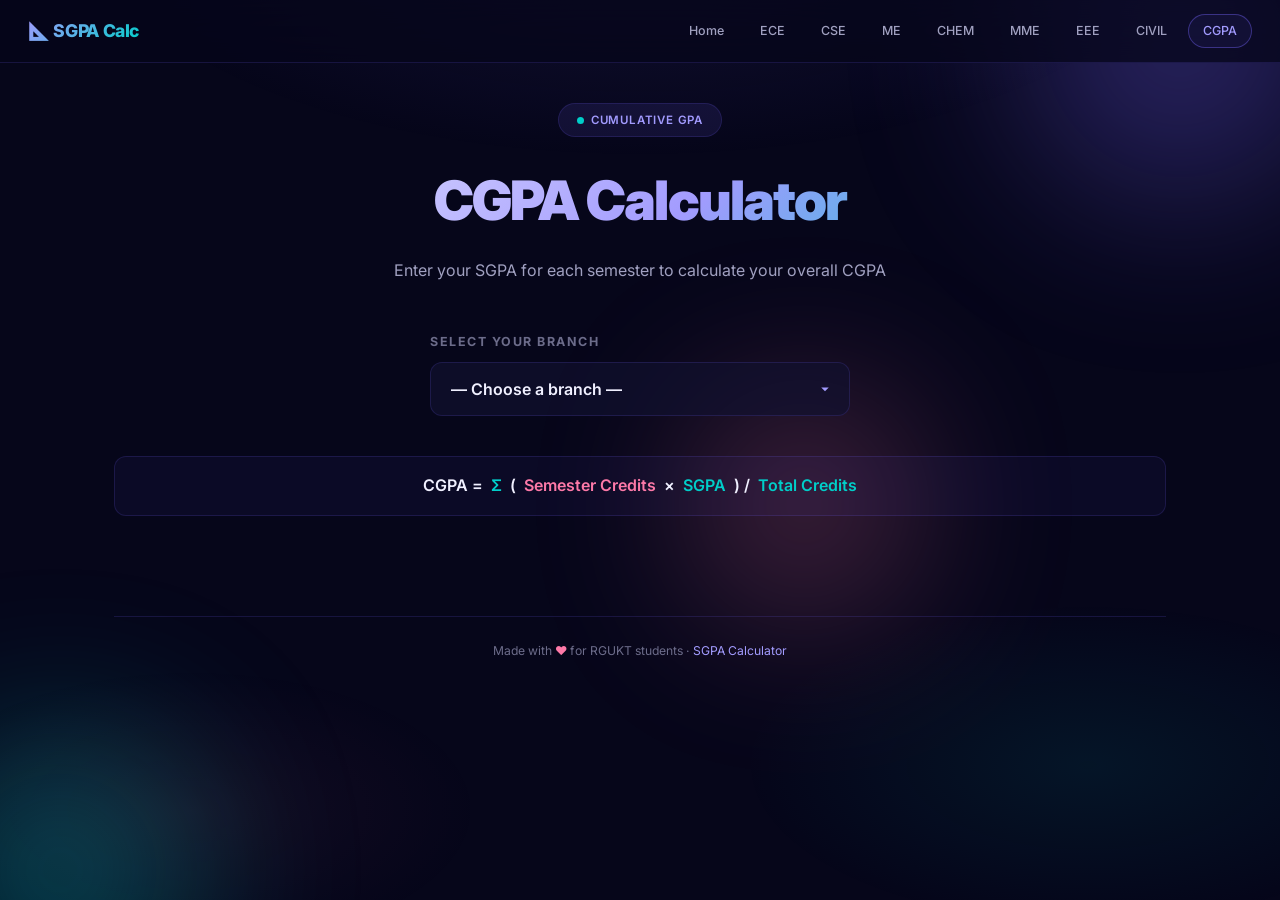
<file: cgpa.html>
<!DOCTYPE html>
<html lang="en">
<head>
    <meta charset="UTF-8">
    <meta name="viewport" content="width=device-width, initial-scale=1.0">
    <title>CGPA Calculator-RGUKT</title>
    <link rel="icon" href="RGUKT_Srikakulam_Official_idVgXaJLm-_0.png" sizes="32x32" type="image/png">
    <meta name="description" content="Calculate your Cumulative GPA (CGPA) across all semesters for any RGUKT engineering branch.">
    <link rel="stylesheet" href="styles.css">
    <style>
        .cgpa-hero {
            text-align: center; margin-bottom: 40px;
            animation: fadeDown 0.6s ease-out;
        }
        .branch-select-wrap {
            max-width: 420px; margin: 0 auto 40px;
            animation: fadeUp 0.5s ease-out 0.15s both;
        }
        .branch-select-label {
            font-size: 0.78rem; font-weight: 700;
            color: var(--text-muted); text-transform: uppercase;
            letter-spacing: 1.5px; margin-bottom: 10px;
        }
        .branch-select {
            width: 100%; padding: 16px 44px 16px 20px;
            background: var(--bg-card); border: 1px solid var(--border);
            border-radius: var(--radius-sm); color: var(--text-primary);
            font-family: 'Inter', sans-serif; font-size: 1rem; font-weight: 600;
            cursor: pointer; appearance: none; -webkit-appearance: none;
            outline: none; transition: var(--transition);
            background-image: url("data:image/svg+xml,%3Csvg xmlns='http://www.w3.org/2000/svg' width='12' height='12' fill='%23a29bfe' viewBox='0 0 16 16'%3E%3Cpath d='M8 11L3 6h10z'/%3E%3C/svg%3E");
            background-repeat: no-repeat; background-position: right 18px center;
        }
        .branch-select:hover { border-color: var(--border-hover); }
        .branch-select:focus { border-color: var(--accent-1); box-shadow: 0 0 0 3px rgba(108,92,231,0.12); }
        .branch-select option { background: var(--bg-secondary); color: var(--text-primary); }

        .formula-strip {
            display: flex; align-items: center; justify-content: center;
            gap: 8px; flex-wrap: wrap;
            padding: 16px 24px; margin-bottom: 40px;
            background: rgba(108,92,231,0.06);
            border: 1px solid var(--border); border-radius: var(--radius-sm);
            font-size: 1rem; font-weight: 600; color: var(--text-primary);
            animation: fadeUp 0.5s ease-out 0.25s both;
        }
        .formula-strip .accent { color: var(--accent-3); }
        .formula-strip .pink { color: var(--accent-4); }

        .sem-input-grid {
            display: grid;
            grid-template-columns: repeat(auto-fill, minmax(300px, 1fr));
            gap: 16px; margin-bottom: 36px;
        }
        .sem-input-card {
            background: var(--bg-card); border: 1px solid var(--border);
            border-radius: var(--radius); padding: 24px;
            backdrop-filter: blur(14px); transition: var(--transition);
            animation: fadeUp 0.45s ease-out both;
            position: relative; overflow: hidden;
        }
        .sem-input-card::before {
            content: ''; position: absolute; top: 0; left: 0;
            width: 100%; height: 3px;
            background: linear-gradient(90deg, var(--accent-1), var(--accent-3));
            opacity: 0; transition: opacity 0.3s ease;
        }
        .sem-input-card:hover {
            border-color: var(--border-hover); background: var(--bg-card-hover);
            transform: translateY(-3px); box-shadow: var(--shadow-glow);
        }
        .sem-input-card:hover::before { opacity: 1; }
        .sem-input-card__header {
            display: flex; justify-content: space-between; align-items: center;
            margin-bottom: 16px;
        }
        .sem-input-card__title {
            font-size: 1rem; font-weight: 700; color: var(--text-primary);
        }
        .sem-input-card__credits {
            display: flex; align-items: center; gap: 4px;
            padding: 3px 11px; background: rgba(0,206,201,0.08);
            border: 1px solid rgba(0,206,201,0.18); border-radius: 50px;
            font-size: 0.72rem; font-weight: 700; color: var(--accent-3);
        }
        .sem-input-row {
            display: flex; align-items: center; gap: 12px;
        }
        .sem-input-row label {
            font-size: 0.82rem; font-weight: 500; color: var(--text-secondary);
            white-space: nowrap;
        }
        .sgpa-input {
            width: 100%; padding: 12px 16px;
            background: var(--bg-input); border: 1px solid var(--border);
            border-radius: var(--radius-sm); color: var(--text-primary);
            font-family: 'Inter', sans-serif; font-size: 1rem; font-weight: 600;
            outline: none; transition: var(--transition);
            text-align: center;
        }
        .sgpa-input:hover { border-color: var(--border-hover); }
        .sgpa-input:focus { border-color: var(--accent-1); box-shadow: 0 0 0 3px rgba(108,92,231,0.12); }
        .sgpa-input::placeholder { color: var(--text-muted); font-weight: 400; }
        .sgpa-input.error { border-color: var(--accent-4); box-shadow: 0 0 12px rgba(253,121,168,0.15); }

        .weighted-preview {
            margin-top: 10px; text-align: right;
            font-size: 0.72rem; color: var(--text-muted);
            min-height: 1em;
        }
        .weighted-preview span { color: var(--accent-2); font-weight: 600; }
    </style>
</head>
<body>
<div class="orb orb--1"></div><div class="orb orb--2"></div><div class="orb orb--3"></div>
<div class="bg-ambient"></div>

<nav class="top-nav">
    <a href="index.html" class="nav-logo">📐 SGPA Calc</a>
    <button class="nav-hamburger" onclick="toggleNav()" aria-label="Menu"><span></span><span></span><span></span></button>
    <div class="nav-links">
        <a href="index.html">Home</a><a href="ece.html">ECE</a><a href="cse.html">CSE</a>
        <a href="me.html">ME</a><a href="che.html">CHEM</a><a href="mme.html">MME</a>
        <a href="eee.html">EEE</a><a href="civil.html">CIVIL</a><a href="cgpa.html" class="active">CGPA</a>
    </div>
</nav>

<div class="page-wrap">
    <header class="page-header">
        <div class="badge">Cumulative GPA</div>
        <h1 class="page-title">CGPA Calculator</h1>
        <p class="page-subtitle">Enter your SGPA for each semester to calculate your overall CGPA</p>
    </header>

    <!-- Branch Selector -->
    <div class="branch-select-wrap">
        <div class="branch-select-label">Select Your Branch</div>
        <select class="branch-select" id="branchSelect" onchange="onBranchChange()">
            <option value="" disabled selected>— Choose a branch —</option>
            <option value="ece">Electronics & Communications Engineering (ECE)</option>
            <option value="cse">Computer Science & Engineering (CSE)</option>
            <option value="me">Mechanical Engineering (ME)</option>
            <option value="che">Chemical Engineering (CHEM)</option>
            <option value="mme">Metallurgical & Materials Engineering (MME)</option>
            <option value="eee">Electrical & Electronics Engineering (EEE)</option>
            <option value="civil">Civil Engineering</option>
        </select>
    </div>

    <!-- Formula -->
    <div class="formula-strip">
        CGPA = <span class="accent">Σ</span>(<span class="pink">Semester Credits</span> × <span class="accent">SGPA</span>) / <span class="accent">Total Credits</span>
    </div>

    <!-- Semester Input Cards -->
    <div id="semInputGrid" class="sem-input-grid"></div>

    <!-- Calculate Button -->
    <div id="btnRow" class="btn-row" style="display:none;">
        <button class="btn-primary" onclick="calculateCGPA()">Calculate CGPA</button>
    </div>

    <!-- Result Area -->
    <section id="resultArea" class="result-area">
        <div class="result-card">
            <div class="result-label">Your CGPA</div>
            <div class="result-value" id="cgpaValue">0.00</div>
            <div class="result-remark" id="cgpaRemark"></div>
            <div class="breakdown">
                <div class="breakdown-heading">Semester Breakdown</div>
                <table class="breakdown-table">
                    <thead><tr><th>Semester</th><th>SGPA</th><th>Credits</th><th>Weighted</th></tr></thead>
                    <tbody id="breakdownBody"></tbody>
                </table>
            </div>
            <button class="btn-secondary" onclick="resetCGPA()" style="margin-top:24px">↺ Reset All</button>
        </div>
    </section>

    <footer class="site-footer"><p>Made with <span>♥</span> for RGUKT students · <a href="index.html">SGPA Calculator</a></p></footer>
</div>

<script>
/* ---- Nav scroll & hamburger ---- */
window.addEventListener('scroll', () => {
    document.querySelector('.top-nav')?.classList.toggle('scrolled', window.scrollY > 20);
});
function toggleNav() {
    document.querySelector('.nav-links')?.classList.toggle('open');
}

/* ---- Branch semester credit data ---- */
const BRANCH_DATA = {
    ece: {
        name: 'ECE',
        semesters: [
            {label:'Semester 1', credits: 23},
            {label:'Semester 2', credits: 25},
            {label:'Semester 3', credits: 24},
            {label:'Semester 4', credits: 23},
            {label:'Semester 5', credits: 20},
            {label:'Semester 6', credits: 15},
            {label:'Semester 7', credits: 16},
            {label:'Semester 8', credits: 14}
        ]
    },
    cse: {
        name: 'CSE',
        semesters: [
            {label:'Semester 1', credits: 20},
            {label:'Semester 2', credits: 22.5},
            {label:'Semester 3', credits: 21.5},
            {label:'Semester 4', credits: 19.5},
            {label:'Semester 5', credits: 21},
            {label:'Semester 6', credits: 21.5},
            {label:'Semester 7', credits: 16},
            {label:'Semester 8', credits: 17}
        ]
    },
    me: {
        name: 'ME',
        semesters: [
            {label:'Semester 1', credits: 21},
            {label:'Semester 2', credits: 22},
            {label:'Semester 3', credits: 20},
            {label:'Semester 4', credits: 22},
            {label:'Semester 5', credits: 22.5},
            {label:'Semester 6', credits: 21.5},
            {label:'Semester 7', credits: 21},
            {label:'Semester 8', credits: 13}
        ]
    },
    che: {
        name: 'CHEM',
        semesters: [
            {label:'Semester 1', credits: 19.5},
            {label:'Semester 2', credits: 22.5},
            {label:'Semester 3', credits: 21},
            {label:'Semester 4', credits: 20},
            {label:'Semester 5', credits: 21},
            {label:'Semester 6', credits: 21},
            {label:'Semester 7', credits: 21},
            {label:'Semester 8', credits: 14}
        ]
    },
    mme: {
        name: 'MME',
        semesters: [
            {label:'Semester 1', credits: 26},
            {label:'Semester 2', credits: 26},
            {label:'Semester 3', credits: 25},
            {label:'Semester 4', credits: 28},
            {label:'Semester 5', credits: 26},
            {label:'Semester 6', credits: 29},
            {label:'Semester 7', credits: 18},
            {label:'Semester 8', credits: 16}
        ]
    },
    eee: {
        name: 'EEE',
        semesters: [
            {label:'Semester 1', credits:23 },
            {label:'Semester 2', credits:24 },
            {label:'Semester 3', credits:23 },
            {label:'Semester 4', credits:24.5 },
            {label:'Semester 5', credits:21 },
            {label:'Semester 6', credits:14.5 },
            {label:'Semester 7', credits:16 },
            {label:'Semester 8', credits:14 }
        ]
    },
    civil: {
        name: 'Civil',
        semesters: [
            {label:'Semester 1', credits:18 },
            {label:'Semester 2', credits:20 },
            {label:'Semester 3', credits:21 },
            {label:'Semester 4', credits:23 },
            {label:'Semester 5', credits:21.5 },
            {label:'Semester 6', credits:21.5 },
            {label:'Semester 7', credits:16 },
            {label:'Semester 8', credits:16 }
        ]
    }
};

let currentBranch = null;

/* ---- On branch change ---- */
function onBranchChange() {
    const val = document.getElementById('branchSelect').value;
    if (!val) return;
    currentBranch = BRANCH_DATA[val];
    renderSemInputs(currentBranch.semesters);
    document.getElementById('btnRow').style.display = 'flex';
    document.getElementById('resultArea').classList.remove('show');
}

/* ---- Render semester input cards ---- */
function renderSemInputs(semesters) {
    const grid = document.getElementById('semInputGrid');
    grid.innerHTML = semesters.map((sem, i) => `
        <div class="sem-input-card" style="animation-delay:${i * 0.05}s" id="semCard-${i}">
            <div class="sem-input-card__header">
                <div class="sem-input-card__title">${sem.label}</div>
                <div class="sem-input-card__credits">${sem.credits} Credits</div>
            </div>
            <div class="sem-input-row">
                <label for="sgpa-${i}">SGPA:</label>
                <input type="number" class="sgpa-input" id="sgpa-${i}"
                    min="0" max="10" step="0.01" placeholder="e.g. 8.75"
                    oninput="updatePreview(${i}, ${sem.credits})">
            </div>
            <div class="weighted-preview" id="preview-${i}"></div>
        </div>
    `).join('');
}

/* ---- Live preview of weighted score ---- */
function updatePreview(idx, credits) {
    const input = document.getElementById(`sgpa-${idx}`);
    const preview = document.getElementById(`preview-${idx}`);
    const val = parseFloat(input.value);

    if (!isNaN(val) && val >= 0 && val <= 10) {
        input.classList.remove('error');
        const weighted = (val * credits).toFixed(2);
        preview.innerHTML = `Weighted: <span>${weighted}</span>`;
    } else if (input.value === '') {
        input.classList.remove('error');
        preview.innerHTML = '';
    } else {
        input.classList.add('error');
        preview.innerHTML = '<span style="color:var(--accent-4)">Enter 0–10</span>';
    }
}

/* ---- Calculate CGPA ---- */
function calculateCGPA() {
    if (!currentBranch) return;
    const semesters = currentBranch.semesters;
    let totalWeighted = 0;
    let totalCredits = 0;
    let allValid = true;
    const rows = [];

    semesters.forEach((sem, i) => {
        const input = document.getElementById(`sgpa-${i}`);
        const card = document.getElementById(`semCard-${i}`);
        const val = parseFloat(input.value);

        if (isNaN(val) || val < 0 || val > 10) {
            allValid = false;
            input.classList.add('error');
            card.style.borderColor = 'rgba(253,121,168,0.5)';
            card.style.boxShadow = '0 0 18px rgba(253,121,168,0.1)';
            setTimeout(() => {
                card.style.borderColor = '';
                card.style.boxShadow = '';
            }, 2200);
        } else {
            input.classList.remove('error');
            card.style.borderColor = '';
            card.style.boxShadow = '';
            const weighted = val * sem.credits;
            totalWeighted += weighted;
            totalCredits += sem.credits;
            rows.push({ label: sem.label, sgpa: val, credits: sem.credits, weighted });
        }
    });

    if (!allValid) {
        for (let i = 0; i < semesters.length; i++) {
            const input = document.getElementById(`sgpa-${i}`);
            const val = parseFloat(input.value);
            if (isNaN(val) || val < 0 || val > 10) {
                input.focus();
                break;
            }
        }
        return;
    }

    const cgpa = totalWeighted / totalCredits;
    showCGPAResult(cgpa, rows, totalCredits, totalWeighted);
}

/* ---- Show CGPA Result ---- */
function showCGPAResult(cgpa, rows, totalCredits, totalWeighted) {
    const section = document.getElementById('resultArea');
    section.classList.remove('show');
    void section.offsetWidth;

    document.getElementById('cgpaValue').textContent = cgpa.toFixed(2);

    let remark = '';
    if (cgpa >= 9.5) remark = '<span class="emoji">🏆</span> Outstanding! Top performer!';
    else if (cgpa >= 9) remark = '<span class="emoji">🌟</span> Excellent! First Class with Distinction!';
    else if (cgpa >= 8) remark = '<span class="emoji">🔥</span> Great job! First Class!';
    else if (cgpa >= 7) remark = '<span class="emoji">👍</span> Good work! Second Class.';
    else if (cgpa >= 6) remark = '<span class="emoji">💪</span> Decent. Keep pushing!';
    else remark = '<span class="emoji">📚</span> Keep going, you\'ll improve!';

    document.getElementById('cgpaRemark').innerHTML = remark;

    const tbody = document.getElementById('breakdownBody');
    tbody.innerHTML = rows.map(r => `
        <tr>
            <td>${r.label}</td>
            <td>${r.sgpa.toFixed(2)}</td>
            <td>${r.credits}</td>
            <td>${r.weighted.toFixed(2)}</td>
        </tr>
    `).join('') + `
        <tr class="total-row">
            <td>Total</td>
            <td></td>
            <td>${totalCredits}</td>
            <td>${totalWeighted.toFixed(2)}</td>
        </tr>
    `;

    section.classList.add('show');
    section.scrollIntoView({ behavior: 'smooth', block: 'start' });
}

/* ---- Reset ---- */
function resetCGPA() {
    if (!currentBranch) return;
    currentBranch.semesters.forEach((_, i) => {
        const input = document.getElementById(`sgpa-${i}`);
        if (input) { input.value = ''; input.classList.remove('error'); }
        const preview = document.getElementById(`preview-${i}`);
        if (preview) preview.innerHTML = '';
        const card = document.getElementById(`semCard-${i}`);
        if (card) { card.style.borderColor = ''; card.style.boxShadow = ''; }
    });
    document.getElementById('resultArea').classList.remove('show');
    window.scrollTo({ top: 0, behavior: 'smooth' });
}
</script>
</body>
</html>
</file>
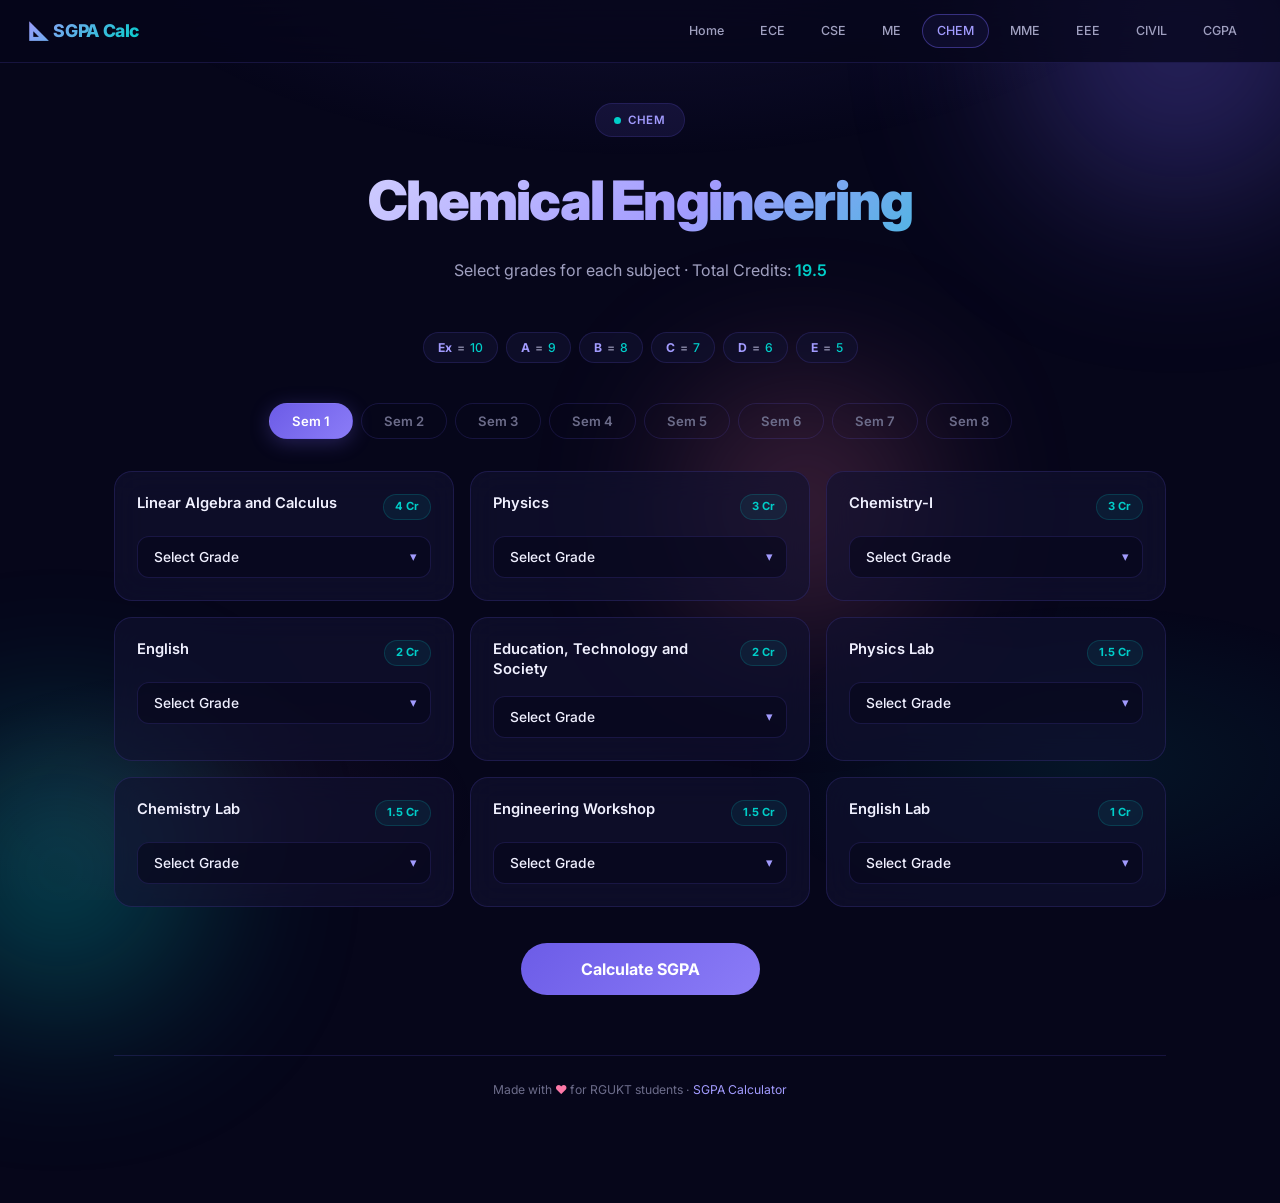
<file: che.html>
<!DOCTYPE html>
<html lang="en">
<head>
    <meta charset="UTF-8">
    <meta name="viewport" content="width=device-width, initial-scale=1.0">
    <title>CHEM-SGPA Calculator</title>
    <link rel="icon" href="RGUKT_Srikakulam_Official_idVgXaJLm-_0.png" sizes="32x32" type="image/png">
    <meta name="description" content="Calculate SGPA for Chemical Engineering (R19) at RGUKT.">
    <link rel="stylesheet" href="styles.css">
</head>
<body>
<div class="orb orb--1"></div><div class="orb orb--2"></div><div class="orb orb--3"></div>
<div class="bg-ambient"></div>

<nav class="top-nav">
    <a href="index.html" class="nav-logo">📐 SGPA Calc</a>
    <button class="nav-hamburger" onclick="toggleNav()" aria-label="Menu"><span></span><span></span><span></span></button>
    <div class="nav-links">
        <a href="index.html">Home</a><a href="ece.html">ECE</a><a href="cse.html">CSE</a>
        <a href="me.html">ME</a><a href="che.html" class="active">CHEM</a><a href="mme.html">MME</a>
        <a href="eee.html">EEE</a><a href="civil.html">CIVIL</a><a href="cgpa.html">CGPA</a>
    </div>
</nav>

<div class="page-wrap">
    <header class="page-header">
        <div class="badge">CHEM</div>
        <h1 class="page-title">Chemical Engineering</h1>
        <p class="page-subtitle">Select grades for each subject · Total Credits: <span id="totalCredits">—</span></p>
    </header>
    <div class="grade-strip">
        <div class="grade-chip"><span class="gl">Ex</span> = <span class="gv">10</span></div>
        <div class="grade-chip"><span class="gl">A</span> = <span class="gv">9</span></div>
        <div class="grade-chip"><span class="gl">B</span> = <span class="gv">8</span></div>
        <div class="grade-chip"><span class="gl">C</span> = <span class="gv">7</span></div>
        <div class="grade-chip"><span class="gl">D</span> = <span class="gv">6</span></div>
        <div class="grade-chip"><span class="gl">E</span> = <span class="gv">5</span></div>
    </div>
    <div id="semTabs" class="sem-tabs"></div>
    <div id="subjectsGrid" class="subjects-grid"></div>
    <div class="btn-row"><button class="btn-primary" onclick="calculateSGPA()">Calculate SGPA</button></div>
    <section id="resultArea" class="result-area">
        <div class="result-card">
            <div class="result-label">Your SGPA</div>
            <div class="result-value" id="sgpaValue">0.00</div>
            <div class="result-remark" id="sgpaRemark"></div>
            <div class="breakdown">
                <div class="breakdown-heading">Grade Breakdown</div>
                <table class="breakdown-table"><thead><tr><th>Subject</th><th>Grade</th><th>Credit</th><th>Points</th></tr></thead><tbody id="breakdownBody"></tbody></table>
            </div>
            <button class="btn-secondary" onclick="resetAll()" style="margin-top:24px">↺ Reset All</button>
        </div>
    </section>
    <footer class="site-footer"><p>Made with <span>♥</span> for RGUKT students · <a href="index.html">SGPA Calculator</a></p></footer>
</div>

<script src="calculator.js"></script>
<script>
initBranchPage([
  { label:'Sem 1', subjects:[
    {name:'Linear Algebra and Calculus',credit:4},
    {name:'Physics',credit:3},
    {name:'Chemistry-I',credit:3},
    {name:'English',credit:2},
    {name:'Education, Technology and Society',credit:2},
    {name:'Physics Lab',credit:1.5},
    {name:'Chemistry Lab',credit:1.5},
    {name:'Engineering Workshop',credit:1.5},
    {name:'English Lab',credit:1}
  ]},
  { label:'Sem 2', subjects:[
    {name:'Mathematics-II',credit:4},
    {name:'Chemistry-II',credit:3},
    {name:'Engineering Thermodynamics',credit:3},
    {name:'Biology',credit:3},
    {name:'Programming for Problem Solving',credit:3},
    {name:'Human Relations at Work',credit:2},
    {name:'Engineering Graphics',credit:3},
    {name:'Programming for Problem Solving Lab',credit:1.5}
  ]},
  { label:'Sem 3', subjects:[
    {name:'Mathematics-III',credit:3},
    {name:'Basic Electrical & Electronics Engineering',credit:3},
    {name:'Chemical Process Calculations',credit:4},
    {name:'Chemical Engineering Thermodynamics',credit:4},
    {name:'Chemical Engineering Fluid Mechanics',credit:4},
    {name:'Basic Electrical & Electronics Engg. Lab',credit:1.5},
    {name:'Chemical Engg. Fluid Mechanics Lab',credit:1.5}
  ]},
  { label:'Sem 4', subjects:[
    {name:'Process Heat Transfer',credit:4},
    {name:'Mechanical Unit Operations',credit:3},
    {name:'Mass Transfer Operations-I',credit:4},
    {name:'Material Science',credit:3},
    {name:'Managerial Economics and Financial Analysis',credit:3},
    {name:'Process Heat Transfer Lab',credit:1.5},
    {name:'Mechanical Unit Operations Lab',credit:1.5}
  ]},
  { label:'Sem 5', subjects:[
    {name:'Chemical Reaction Engineering-I',credit:4},
    {name:'Mass Transfer Operations-II',credit:4},
    {name:'General Chemical Technology',credit:3},
    {name:'Core Elective-I',credit:3},
    {name:'Core Elective-II',credit:3},
    {name:'Mass Transfer Laboratory',credit:1.5},
    {name:'Chemical Engineering Analytical Lab',credit:1.5},
    {name:'Seminar',credit:1}
  ]},
  { label:'Sem 6', subjects:[
    {name:'Chemical Reaction Engineering-II',credit:3},
    {name:'Instrumentation & Process Control',credit:4},
    {name:'Process Equipment Design',credit:4},
    {name:'Core Elective-III',credit:3},
    {name:'Open Elective-I',credit:3},
    {name:'Chemical Reaction Engg. Laboratory',credit:1.5},
    {name:'Instrumentation & Process Control Lab',credit:1.5},
    {name:'Comprehensive Viva',credit:1}
  ]},
  { label:'Sem 7', subjects:[
    {name:'Process Modeling and Simulation',credit:3},
    {name:'Transport Phenomena',credit:4},
    {name:'Plant Design and Economics',credit:3},
    {name:'Core Elective-IV',credit:3},
    {name:'Open Elective-II',credit:3},
    {name:'Design and Simulation Lab',credit:1.5},
    {name:'Process Modeling and Simulation Lab',credit:1.5},
    {name:'Internship',credit:2}
  ]},
  { label:'Sem 8', subjects:[
    {name:'Core Elective-V',credit:3},
    {name:'Open Elective-III',credit:3},
    {name:'Major Project',credit:8}
  ]}
]);
</script>
</body>
</html>
</file>
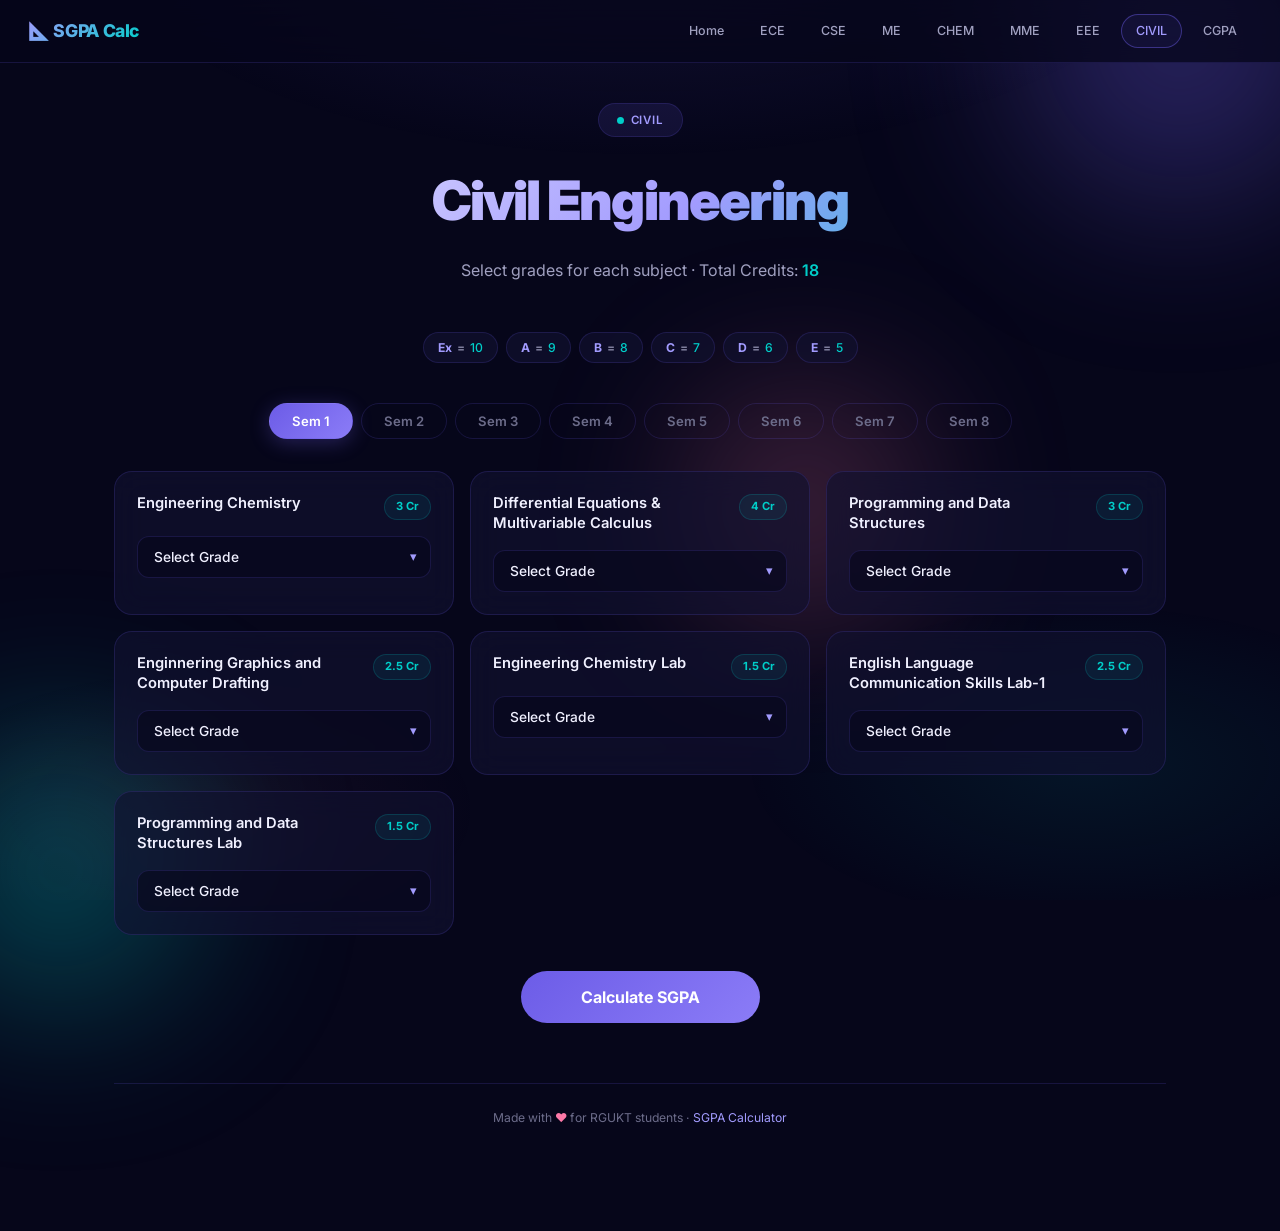
<file: civil.html>
<!DOCTYPE html>
<html lang="en">
<head>
    <meta charset="UTF-8">
    <meta name="viewport" content="width=device-width, initial-scale=1.0">
    <title>Civil-SGPA Calculator</title>
    <link rel="icon" href="RGUKT_Srikakulam_Official_idVgXaJLm-_0.png" sizes="32x32" type="image/png">
    <meta name="description" content="Calculate SGPA for Civil Engineering (R19) at RGUKT.">
    <link rel="stylesheet" href="styles.css">
</head>
<body>
<div class="orb orb--1"></div><div class="orb orb--2"></div><div class="orb orb--3"></div>
<div class="bg-ambient"></div>

<nav class="top-nav">
    <a href="index.html" class="nav-logo">📐 SGPA Calc</a>
    <button class="nav-hamburger" onclick="toggleNav()" aria-label="Menu"><span></span><span></span><span></span></button>
    <div class="nav-links">
        <a href="index.html">Home</a><a href="ece.html">ECE</a><a href="cse.html">CSE</a>
        <a href="me.html">ME</a><a href="che.html">CHEM</a><a href="mme.html">MME</a>
        <a href="eee.html">EEE</a><a href="civil.html" class="active">CIVIL</a><a href="cgpa.html">CGPA</a>
    </div>
</nav>

<div class="page-wrap">
    <header class="page-header">
        <div class="badge">CIVIL</div>
        <h1 class="page-title">Civil Engineering</h1>
        <p class="page-subtitle">Select grades for each subject · Total Credits: <span id="totalCredits">—</span></p>
    </header>
    <div class="grade-strip">
        <div class="grade-chip"><span class="gl">Ex</span> = <span class="gv">10</span></div>
        <div class="grade-chip"><span class="gl">A</span> = <span class="gv">9</span></div>
        <div class="grade-chip"><span class="gl">B</span> = <span class="gv">8</span></div>
        <div class="grade-chip"><span class="gl">C</span> = <span class="gv">7</span></div>
        <div class="grade-chip"><span class="gl">D</span> = <span class="gv">6</span></div>
        <div class="grade-chip"><span class="gl">E</span> = <span class="gv">5</span></div>
    </div>
    <div id="semTabs" class="sem-tabs"></div>
    <div id="subjectsGrid" class="subjects-grid"></div>
    <div class="btn-row"><button class="btn-primary" onclick="calculateSGPA()">Calculate SGPA</button></div>
    <section id="resultArea" class="result-area">
        <div class="result-card">
            <div class="result-label">Your SGPA</div>
            <div class="result-value" id="sgpaValue">0.00</div>
            <div class="result-remark" id="sgpaRemark"></div>
            <div class="breakdown">
                <div class="breakdown-heading">Grade Breakdown</div>
                <table class="breakdown-table"><thead><tr><th>Subject</th><th>Grade</th><th>Credit</th><th>Points</th></tr></thead><tbody id="breakdownBody"></tbody></table>
            </div>
            <button class="btn-secondary" onclick="resetAll()" style="margin-top:24px">↺ Reset All</button>
        </div>
    </section>
    <footer class="site-footer"><p>Made with <span>♥</span> for RGUKT students · <a href="index.html">SGPA Calculator</a></p></footer>
</div>

<script src="calculator.js"></script>
<script>
initBranchPage([
  { label:'Sem 1', subjects:[
    {name:'Engineering Chemistry',credit:3},
    {name:'Differential Equations & Multivariable Calculus',credit:4},
    {name:'Programming and Data Structures',credit:3},
    {name:'Enginnering Graphics and Computer Drafting',credit:2.5},
    {name:'Engineering Chemistry Lab',credit:1.5},
    {name:'English Language Communication Skills Lab-1',credit:2.5},
    {name:'Programming and Data Structures Lab',credit:1.5}
  ]},
  { label:'Sem 2', subjects:[
    {name:'Engineering Physics',credit:3},
    {name:'Mathematical Methods',credit:4},
    {name:'Basic Electrical and Electronics Engineering',credit:3},
    {name:'Engineering Mechanics',credit:4},
    {name:'Engineering Geology',credit:3},
    {name:'Engineering Physics Lab',credit:1.5},
    {name:'Workshop',credit:1.5},
  ]},
  { label:'Sem 3', subjects:[
    {name:'Management Economics and Financial Analysis',credit:3},
    {name:'Building Materials and Construction',credit:3},
    {name:'Concrete Technology',credit:3},
    {name:'Mechanics of Fluids',credit:3},
    {name:'Mechanics of Materials-1',credit:3},
    {name:'Surveying-1',credit:3},
    {name:'Mechanics of Materials Lab',credit:1.5},
    {name:'Surveying Lab',credit:1.5},
  ]},
  { label:'Sem 4', subjects:[
    {name:'Hydraulics Engineering',credit:3},
    {name:'Mechanics of Materials-2',credit:3},
    {name:'Solid Mechanics',credit:4},
    {name:'Structural Analysis',credit:4},
    {name:'Surveying-2',credit:3},
    {name:'Water Resources Engineering',credit:3},
    {name:'Concrete Technology Lab',credit:1.5},
    {name:'Hydraulics Engineering Lab',credit:1.5},
  ]},
  { label:'Sem 5', subjects:[
    {name:'Advanced Structural Analysis',credit:4},
    {name:'Design of RC Structures',credit:4},
    {name:'Environmental Engineering',credit:3},
    {name:'Estimation and Costing',credit:3},
    {name:'Transportation Engineering-1',credit:3},
    {name:'English Language Communication Skills Lab-1',credit:1.5},,
    {name:'Soil Mechanics Lab',credit:1.5},
    {name:'Transportaion Engineering Lab',credit:1.5},
  ]},
  { label:'Sem 6', subjects:[
    {name:'Buiding Planning and CAD Lab',credit:2.5},
    {name:'Design of Steel Structures',credit:4},
    {name:'Environmental Engineering-2',credit:3},
    {name:'Foundation Engineering',credit:3},
    {name:'Transportation Engineering-2',credit:3},
    {name:'Electice Course-1',credit:3},
    {name:'English Language Communication Skills Lab-1',credit:1.5},
    {name:'Environmental Enginnering Lab',credit:1.5},
  ]},
  { label:'Sem 7', subjects:[
    {name:'Elective Course-2',credit:3},
    {name:'Elective Course-3',credit:3},
    {name:'Elective Course-4',credit:3},
    {name:'Open Elective Course-1',credit:3},
    {name:'Project-1',credit:4},
  ]},
  { label:'Sem 8', subjects:[
    {name:'Elective Course-5',credit:3},
    {name:'Open Elective Course-2',credit:3},
    {name:'Open Elective Course-3',credit:3},
    {name:'Project-2',credit:5},
    {name:'Indian Community Services',credit:2},
  ]}
]);
</script>
</body>
</html>
</file>
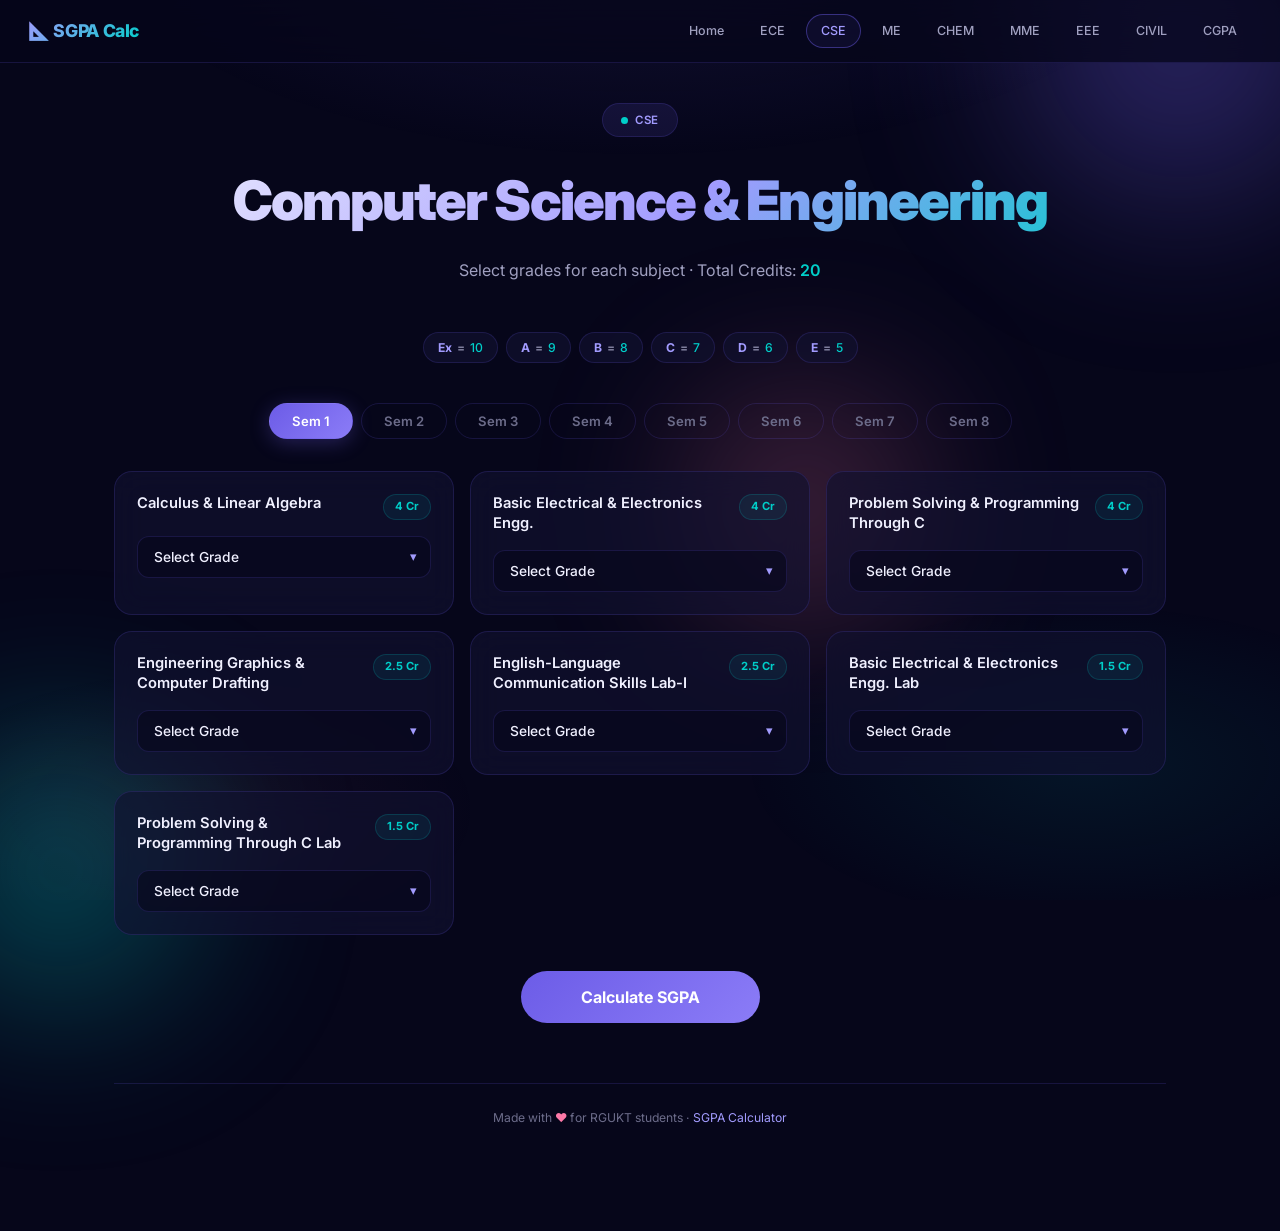
<file: cse.html>
<!DOCTYPE html>
<html lang="en">
<head>
    <meta charset="UTF-8">
    <meta name="viewport" content="width=device-width, initial-scale=1.0">
    <title>CSE-SGPA Calculator</title>
    <link rel="icon" href="RGUKT_Srikakulam_Official_idVgXaJLm-_0.png" sizes="32x32" type="image/png">
    <meta name="description" content="Calculate SGPA for Computer Science & Engineering (R20) at RGUKT.">
    <link rel="stylesheet" href="styles.css">
</head>
<body>
<div class="orb orb--1"></div><div class="orb orb--2"></div><div class="orb orb--3"></div>
<div class="bg-ambient"></div>

<nav class="top-nav">
    <a href="index.html" class="nav-logo">📐 SGPA Calc</a>
    <button class="nav-hamburger" onclick="toggleNav()" aria-label="Menu"><span></span><span></span><span></span></button>
    <div class="nav-links">
        <a href="index.html">Home</a><a href="ece.html">ECE</a><a href="cse.html" class="active">CSE</a>
        <a href="me.html">ME</a><a href="che.html">CHEM</a><a href="mme.html">MME</a>
        <a href="eee.html">EEE</a><a href="civil.html">CIVIL</a><a href="cgpa.html">CGPA</a>
    </div>
</nav>

<div class="page-wrap">
    <header class="page-header">
        <div class="badge">CSE</div>
        <h1 class="page-title">Computer Science & Engineering</h1>
        <p class="page-subtitle">Select grades for each subject · Total Credits: <span id="totalCredits">—</span></p>
    </header>
    <div class="grade-strip">
        <div class="grade-chip"><span class="gl">Ex</span> = <span class="gv">10</span></div>
        <div class="grade-chip"><span class="gl">A</span> = <span class="gv">9</span></div>
        <div class="grade-chip"><span class="gl">B</span> = <span class="gv">8</span></div>
        <div class="grade-chip"><span class="gl">C</span> = <span class="gv">7</span></div>
        <div class="grade-chip"><span class="gl">D</span> = <span class="gv">6</span></div>
        <div class="grade-chip"><span class="gl">E</span> = <span class="gv">5</span></div>
    </div>
    <div id="semTabs" class="sem-tabs"></div>
    <div id="subjectsGrid" class="subjects-grid"></div>
    <div class="btn-row"><button class="btn-primary" onclick="calculateSGPA()">Calculate SGPA</button></div>
    <section id="resultArea" class="result-area">
        <div class="result-card">
            <div class="result-label">Your SGPA</div>
            <div class="result-value" id="sgpaValue">0.00</div>
            <div class="result-remark" id="sgpaRemark"></div>
            <div class="breakdown">
                <div class="breakdown-heading">Grade Breakdown</div>
                <table class="breakdown-table"><thead><tr><th>Subject</th><th>Grade</th><th>Credit</th><th>Points</th></tr></thead><tbody id="breakdownBody"></tbody></table>
            </div>
            <button class="btn-secondary" onclick="resetAll()" style="margin-top:24px">↺ Reset All</button>
        </div>
    </section>
    <footer class="site-footer"><p>Made with <span>♥</span> for RGUKT students · <a href="index.html">SGPA Calculator</a></p></footer>
</div>

<script src="calculator.js"></script>
<script>
initBranchPage([
  { label:'Sem 1', subjects:[
    {name:'Calculus & Linear Algebra',credit:4},
    {name:'Basic Electrical & Electronics Engg.',credit:4},
    {name:'Problem Solving & Programming Through C',credit:4},
    {name:'Engineering Graphics & Computer Drafting',credit:2.5},
    {name:'English-Language Communication Skills Lab-I',credit:2.5},
    {name:'Basic Electrical & Electronics Engg. Lab',credit:1.5},
    {name:'Problem Solving & Programming Through C Lab',credit:1.5}
  ]},
  { label:'Sem 2', subjects:[
    {name:'Discrete Mathematics',credit:4},
    {name:'Engineering Physics',credit:4},
    {name:'Managerial Economics & Finance Analysis',credit:3},
    {name:'Object Oriented Programming through Java',credit:4},
    {name:'Data Structures',credit:3},
    {name:'Engineering Physics Lab',credit:1.5},
    {name:'OOP through Java Lab',credit:1.5},
    {name:'Data Structures Lab',credit:1.5}
  ]},
  { label:'Sem 3', subjects:[
    {name:'Probability and Statistics',credit:4},
    {name:'Digital Logic Design',credit:3},
    {name:'Design & Analysis of Algorithms',credit:4},
    {name:'Database Management Systems',credit:3},
    {name:'Formal Languages & Automata Theory',credit:3},
    {name:'Design & Analysis of Algorithms Lab',credit:1.5},
    {name:'Digital Logic Design Lab',credit:1.5},
    {name:'Database Management Systems Lab',credit:1.5}
  ]},
  { label:'Sem 4', subjects:[
    {name:'Introduction to Operation Research',credit:3},
    {name:'Computer Organization & Architecture',credit:3},
    {name:'Data Science with Python',credit:3},
    {name:'Web Technologies',credit:3},
    {name:'Compiler Design',credit:3},
    {name:'Computer Organization & Architecture Lab',credit:1.5},
    {name:'Data Science with Python Lab',credit:1.5},
    {name:'Web Technologies Lab',credit:1.5}
  ]},
  { label:'Sem 5', subjects:[
    {name:'Operating System',credit:3},
    {name:'Computer Networks',credit:3},
    {name:'Software Engineering',credit:3},
    {name:'Mathematical Foundations for Data Science',credit:3},
    {name:'Elective I',credit:3},
    {name:'Operating System Lab',credit:1.5},
    {name:'Computer Networks Lab',credit:1.5},
    {name:'Software Engineering Lab',credit:1.5},
    {name:'English-Language Communication Skills Lab-II',credit:1.5}
  ]},
  { label:'Sem 6', subjects:[
    {name:'Cryptography & Network Security',credit:4},
    {name:'Artificial Intelligence',credit:4},
    {name:'Elective II',credit:3},
    {name:'Elective III',credit:3},
    {name:'Open Elective-I',credit:3},
    {name:'English-Language Communication Skills Lab-III',credit:1.5},
    {name:'Mini Project',credit:3}
  ]},
  { label:'Sem 7', subjects:[
    {name:'Machine Learning',credit:4},
    {name:'Elective-IV',credit:3},
    {name:'Open Elective II',credit:3},
    {name:'Project-I',credit:6}
  ]},
  { label:'Sem 8', subjects:[
    {name:'Elective-V',credit:3},
    {name:'Open Elective-III',credit:3},
    {name:'Open Elective-IV',credit:3},
    {name:'Project-II',credit:6},
    {name:'Community Service',credit:2}
  ]}
]);
</script>
</body>
</html>
</file>
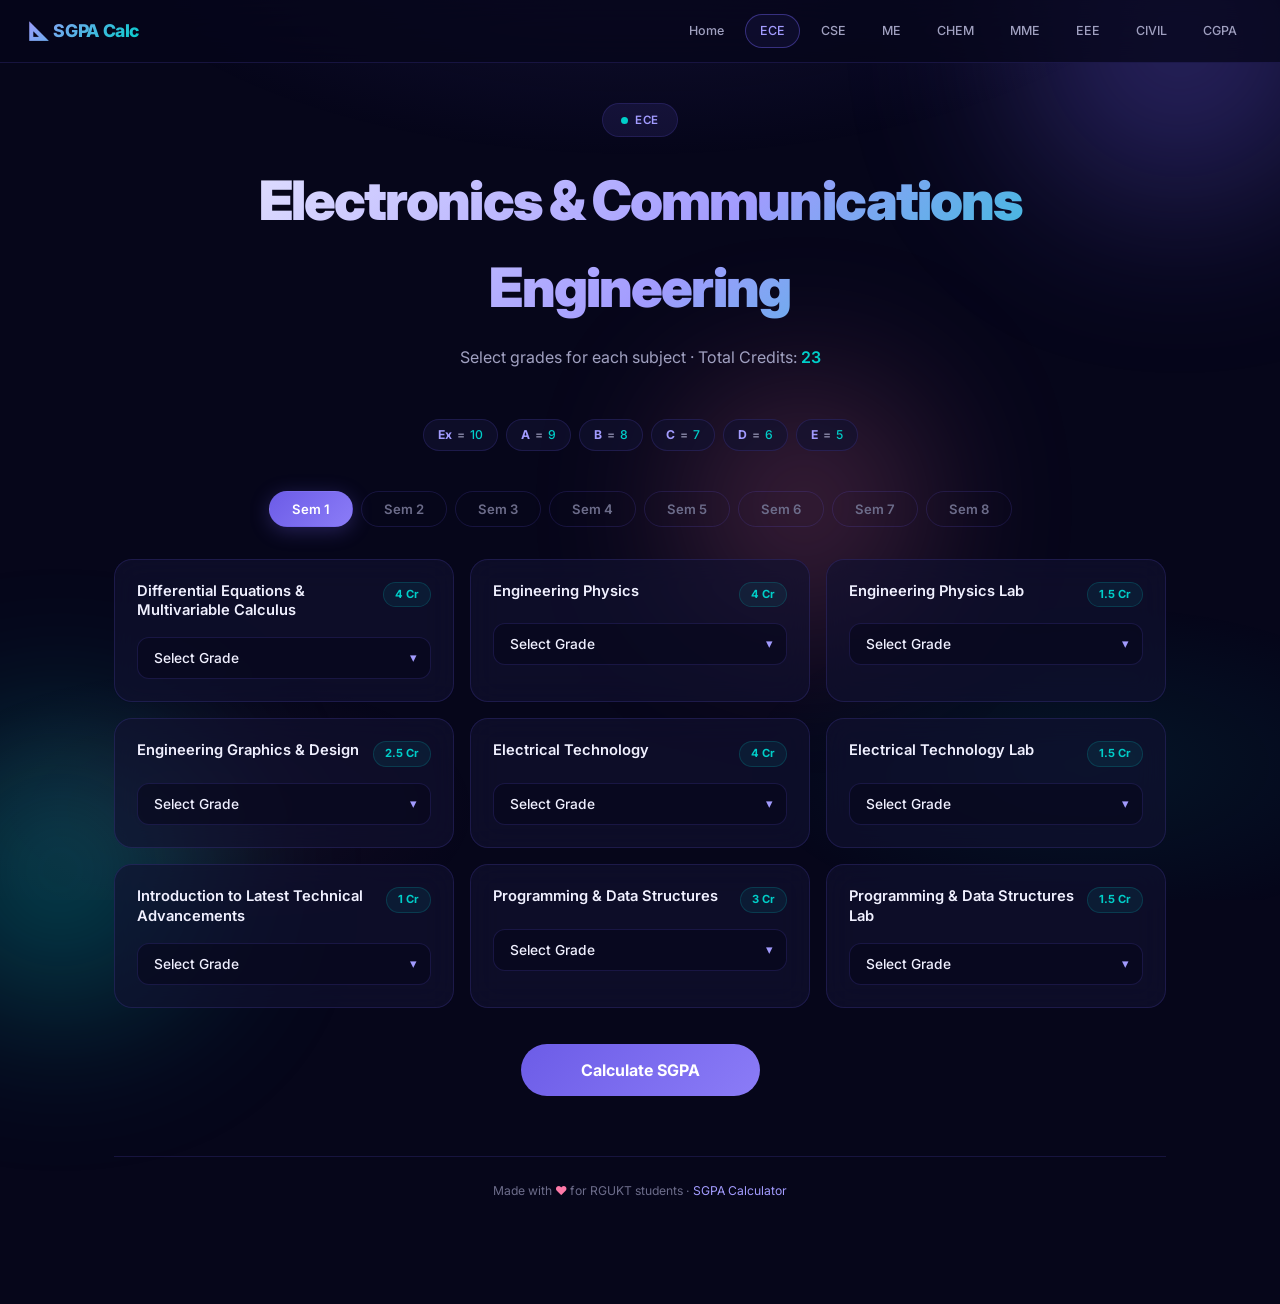
<file: ece.html>
<!DOCTYPE html>
<html lang="en">
<head>
    <meta charset="UTF-8">
    <meta name="viewport" content="width=device-width, initial-scale=1.0">
    <title>ECE-SGPA Calculator</title>
    <link rel="icon" href="RGUKT_Srikakulam_Official_idVgXaJLm-_0.png" sizes="32x32" type="image/png">
    <meta name="description" content="Calculate SGPA for Electronics & Communications Engineering (R23) at RGUKT.">
    <link rel="stylesheet" href="styles.css">
</head>
<body>
<div class="orb orb--1"></div><div class="orb orb--2"></div><div class="orb orb--3"></div>
<div class="bg-ambient"></div>

<nav class="top-nav">
    <a href="index.html" class="nav-logo">📐 SGPA Calc</a>
    <button class="nav-hamburger" onclick="toggleNav()" aria-label="Menu"><span></span><span></span><span></span></button>
    <div class="nav-links">
        <a href="index.html">Home</a><a href="ece.html" class="active">ECE</a><a href="cse.html">CSE</a>
        <a href="me.html">ME</a><a href="che.html">CHEM</a><a href="mme.html">MME</a>
        <a href="eee.html">EEE</a><a href="civil.html">CIVIL</a><a href="cgpa.html">CGPA</a>
    </div>
</nav>

<div class="page-wrap">
    <header class="page-header">
        <div class="badge">ECE</div>
        <h1 class="page-title">Electronics & Communications Engineering</h1>
        <p class="page-subtitle">Select grades for each subject · Total Credits: <span id="totalCredits">—</span></p>
    </header>
    <div class="grade-strip">
        <div class="grade-chip"><span class="gl">Ex</span> = <span class="gv">10</span></div>
        <div class="grade-chip"><span class="gl">A</span> = <span class="gv">9</span></div>
        <div class="grade-chip"><span class="gl">B</span> = <span class="gv">8</span></div>
        <div class="grade-chip"><span class="gl">C</span> = <span class="gv">7</span></div>
        <div class="grade-chip"><span class="gl">D</span> = <span class="gv">6</span></div>
        <div class="grade-chip"><span class="gl">E</span> = <span class="gv">5</span></div>
    </div>
    <div id="semTabs" class="sem-tabs"></div>
    <div id="subjectsGrid" class="subjects-grid"></div>
    <div class="btn-row"><button class="btn-primary" onclick="calculateSGPA()">Calculate SGPA</button></div>
    <section id="resultArea" class="result-area">
        <div class="result-card">
            <div class="result-label">Your SGPA</div>
            <div class="result-value" id="sgpaValue">0.00</div>
            <div class="result-remark" id="sgpaRemark"></div>
            <div class="breakdown">
                <div class="breakdown-heading">Grade Breakdown</div>
                <table class="breakdown-table"><thead><tr><th>Subject</th><th>Grade</th><th>Credit</th><th>Points</th></tr></thead><tbody id="breakdownBody"></tbody></table>
            </div>
            <button class="btn-secondary" onclick="resetAll()" style="margin-top:24px">↺ Reset All</button>
        </div>
    </section>
    <footer class="site-footer"><p>Made with <span>♥</span> for RGUKT students · <a href="index.html">SGPA Calculator</a></p></footer>
</div>

<script src="calculator.js"></script>
<script>
initBranchPage([
  { label:'Sem 1', subjects:[
    {name:'Differential Equations & Multivariable Calculus',credit:4},
    {name:'Engineering Physics',credit:4},
    {name:'Engineering Physics Lab',credit:1.5},
    {name:'Engineering Graphics & Design',credit:2.5},
    {name:'Electrical Technology',credit:4},
    {name:'Electrical Technology Lab',credit:1.5},
    {name:'Introduction to Latest Technical Advancements',credit:1},
    {name:'Programming & Data Structures',credit:3},
    {name:'Programming & Data Structures Lab',credit:1.5}
  ]},
  { label:'Sem 2', subjects:[
    {name:'Mathematical Methods',credit:4},
    {name:'Object Oriented Programming',credit:2},
    {name:'Object Oriented Programming Lab',credit:1.5},
    {name:'Computational Lab',credit:1.5},
    {name:'English-Language Communication Skills Lab-1',credit:2.5},
    {name:'Electronic Devices and Circuits',credit:4},
    {name:'Electronic Devices and Circuits Lab',credit:1.5},
    {name:'Network Theory',credit:4},
    {name:'Signals and Systems',credit:4}
  ]},
  { label:'Sem 3', subjects:[
    {name:'Probability & Random Variables',credit:3},
    {name:'Internet of Things Lab',credit:1.5},
    {name:'Analog Electronic Circuits',credit:4},
    {name:'Analog Electronic Circuits Lab',credit:1.5},
    {name:'Digital Logic Design',credit:4},
    {name:'Digital Logic Design Lab',credit:1.5},
    {name:'Digital Signal Processing',credit:4},
    {name:'Digital Signal Processing Lab',credit:1.5},
    {name:'Control Systems',credit:3}
  ]},
  { label:'Sem 4', subjects:[
    {name:'Robotics Laboratory',credit:2.5},
    {name:'Communication Systems-1',credit:4},
    {name:'Communication Systems-1 Lab',credit:1.5},
    {name:'Digital System Design',credit:3},
    {name:'Digital System Design Lab',credit:1.5},
    {name:'Linear Integrated Circuits',credit:4},
    {name:'Linear Integrated Circuits Lab',credit:1.5},
    {name:'Electromagnetic Waves & Guided Media',credit:4},
    {name:'Foundations to Artificial Intelligence',credit:1}
  ]},
  { label:'Sem 5', subjects:[
    {name:'Computer Networks',credit:3},
    {name:'Computer Organization & Design (RISC V)',credit:3},
    {name:'English-Language Communication Skills Lab-2',credit:1.5},
    {name:'Communication Systems-2',credit:4},
    {name:'Communication Systems-2 Lab',credit:1.5},
    {name:'Microprocessors Lab',credit:1.5},
    {name:'RF & Microwave Engg. Lab',credit:1.5},
    {name:'Product Design & Innovation Lab',credit:1},
    {name:'RF & Microwave Engineering',credit:2},
    {name:'Mini Project-I (Socially Relevant)',credit:1}
  ]},
  { label:'Sem 6', subjects:[
    {name:'English-Language Communication Skills Lab-3',credit:1.5},
    {name:'Elective-1',credit:3},
    {name:'Elective-2',credit:3},
    {name:'Open Elective-1',credit:3},
    {name:'Open Elective-2',credit:3},
    {name:'Mini Project-II',credit:1.5}
  ]},
  { label:'Sem 7', subjects:[
    {name:'Elective-3',credit:3},
    {name:'Elective-4',credit:3},
    {name:'Open Elective-3',credit:3},
    {name:'Summer Internship Project',credit:3},
    {name:'Project-I',credit:4}
  ]},
  { label:'Sem 8', subjects:[
    {name:'Community Service',credit:2},
    {name:'Elective-5',credit:3},
    {name:'Open Elective-4',credit:3},
    {name:'Project-II & Dissertation',credit:6}
  ]}
]);
</script>
</body>
</html>
</file>
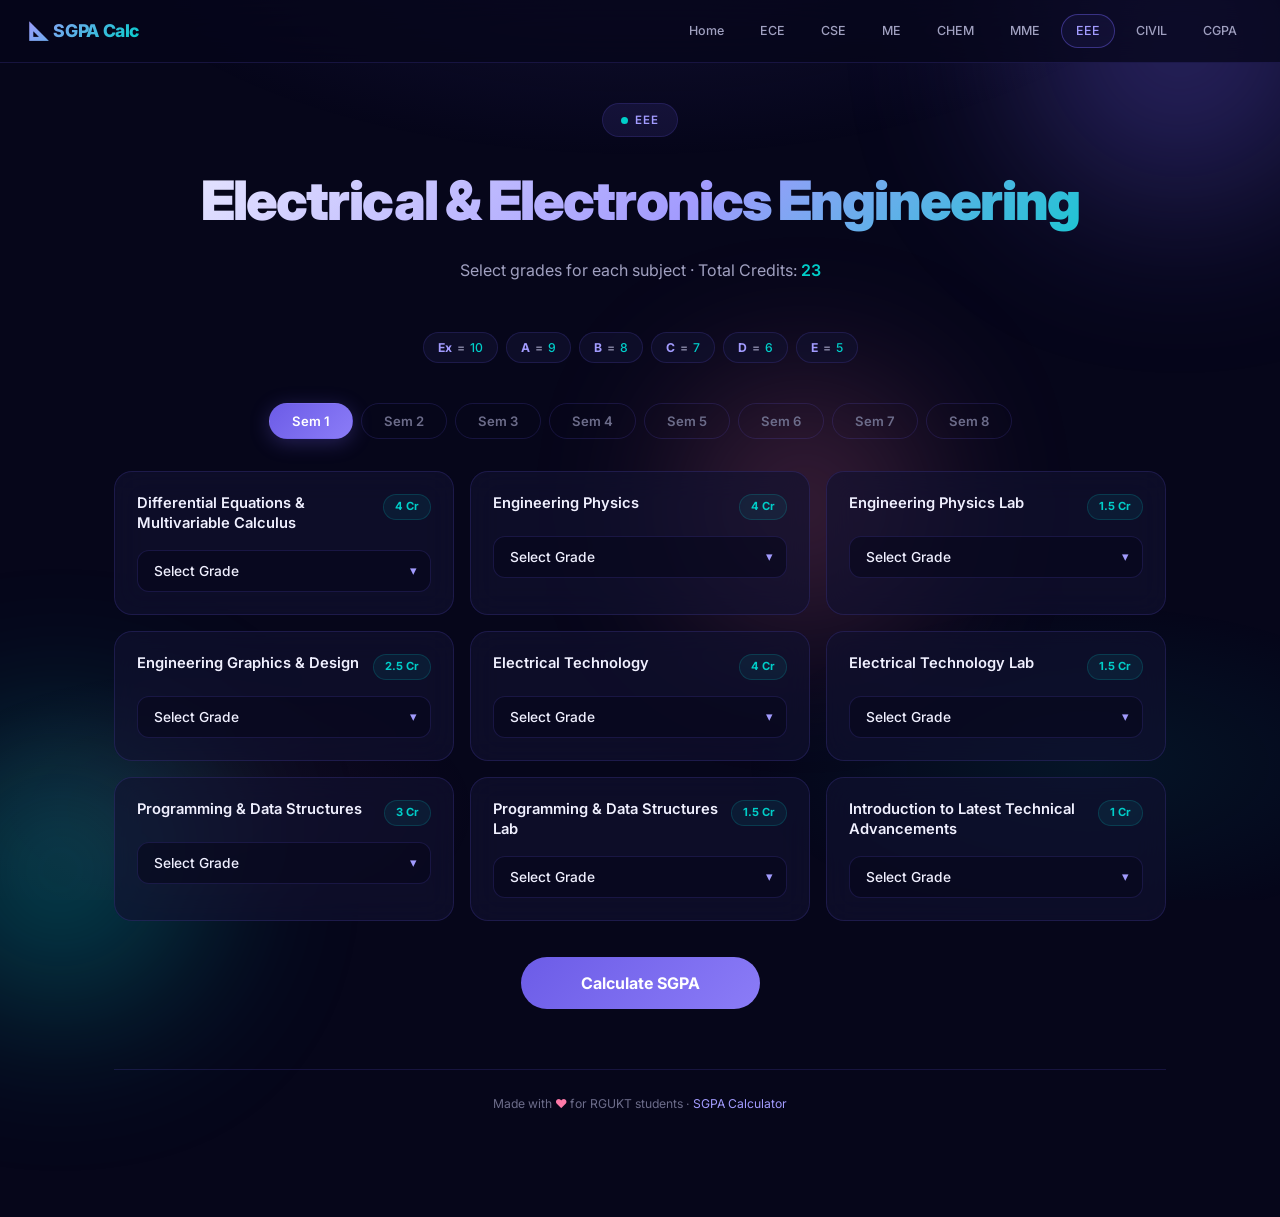
<file: eee.html>
<!DOCTYPE html>
<html lang="en">
<head>
    <meta charset="UTF-8">
    <meta name="viewport" content="width=device-width, initial-scale=1.0">
    <title>EEE-SGPA Calculator</title>
    <link rel="icon" href="RGUKT_Srikakulam_Official_idVgXaJLm-_0.png" sizes="32x32" type="image/png">
    <meta name="description" content="Calculate SGPA for Electrical & Electronics Engineering (R23) at RGUKT.">
    <link rel="stylesheet" href="styles.css">
</head>
<body>
<div class="orb orb--1"></div><div class="orb orb--2"></div><div class="orb orb--3"></div>
<div class="bg-ambient"></div>

<nav class="top-nav">
    <a href="index.html" class="nav-logo">📐 SGPA Calc</a>
    <button class="nav-hamburger" onclick="toggleNav()" aria-label="Menu"><span></span><span></span><span></span></button>
    <div class="nav-links">
        <a href="index.html">Home</a><a href="ece.html">ECE</a><a href="cse.html">CSE</a>
        <a href="me.html">ME</a><a href="che.html">CHEM</a><a href="mme.html">MME</a>
        <a href="eee.html" class="active">EEE</a><a href="civil.html">CIVIL</a><a href="cgpa.html">CGPA</a>
    </div>
</nav>

<div class="page-wrap">
    <header class="page-header">
        <div class="badge">EEE</div>
        <h1 class="page-title">Electrical & Electronics Engineering</h1>
        <p class="page-subtitle">Select grades for each subject · Total Credits: <span id="totalCredits">—</span></p>
    </header>
    <div class="grade-strip">
        <div class="grade-chip"><span class="gl">Ex</span> = <span class="gv">10</span></div>
        <div class="grade-chip"><span class="gl">A</span> = <span class="gv">9</span></div>
        <div class="grade-chip"><span class="gl">B</span> = <span class="gv">8</span></div>
        <div class="grade-chip"><span class="gl">C</span> = <span class="gv">7</span></div>
        <div class="grade-chip"><span class="gl">D</span> = <span class="gv">6</span></div>
        <div class="grade-chip"><span class="gl">E</span> = <span class="gv">5</span></div>
    </div>
    <div id="semTabs" class="sem-tabs"></div>
    <div id="subjectsGrid" class="subjects-grid"></div>
    <div class="btn-row"><button class="btn-primary" onclick="calculateSGPA()">Calculate SGPA</button></div>
    <section id="resultArea" class="result-area">
        <div class="result-card">
            <div class="result-label">Your SGPA</div>
            <div class="result-value" id="sgpaValue">0.00</div>
            <div class="result-remark" id="sgpaRemark"></div>
            <div class="breakdown">
                <div class="breakdown-heading">Grade Breakdown</div>
                <table class="breakdown-table"><thead><tr><th>Subject</th><th>Grade</th><th>Credit</th><th>Points</th></tr></thead><tbody id="breakdownBody"></tbody></table>
            </div>
            <button class="btn-secondary" onclick="resetAll()" style="margin-top:24px">↺ Reset All</button>
        </div>
    </section>
    <footer class="site-footer"><p>Made with <span>♥</span> for RGUKT students · <a href="index.html">SGPA Calculator</a></p></footer>
</div>

<script src="calculator.js"></script>
<script>
initBranchPage([
  { label:'Sem 1', subjects:[
    {name:'Differential Equations & Multivariable Calculus',credit:4},
    {name:'Engineering Physics',credit:4},
    {name:'Engineering Physics Lab',credit:1.5},
    {name:'Engineering Graphics & Design',credit:2.5},
    {name:'Electrical Technology',credit:4},
    {name:'Electrical Technology Lab',credit:1.5},
    {name:'Programming & Data Structures',credit:3},
    {name:'Programming & Data Structures Lab',credit:1.5},
    {name:'Introduction to Latest Technical Advancements',credit:1}
  ]},
  { label:'Sem 2', subjects:[
    {name:'Mathematical Methods',credit:4},
    {name:'Network Theory',credit:4},
    {name:'Electronic Devices and Circuits',credit:4},
    {name:'Electronic Devices and Circuits Lab',credit:1.5},
    {name:'Digital Logic Design',credit:4},
    {name:'Digital Logic Design Lab',credit:1.5},
    {name:'English-Language Communication Skills Lab-1',credit:2.5},
    {name:'Computational Lab',credit:1.5},
    {name:'Introduction to AI',credit:1},
  ]},
  { label:'Sem 3', subjects:[
    {name:'Probability & Random Variables',credit:3},
    {name:'Signals and Systems',credit:4},
    {name:'Electrical Machines',credit:4},
    {name:'Electrical Machines Lab',credit:1.5},
    {name:'Analog ELectronic Circuits',credit:4},
    {name:'Analog Electronic Circuits Lab',credit:1.5},
    {name:'Object Oriented Programming',credit:2},
    {name:'Object Oriented Programming Lab',credit:1.5},
    {name:'Internet of Things',credit:1}
  ]},
  { label:'Sem 4', subjects:[
    {name:'Robotics Laboratory',credit:1},
    {name:'Power Systems-1',credit:4},
    {name:'Machine Learning',credit:3},
    {name:'Control Systems',credit:4},
    {name:'Control Systems Lab',credit:1.5},
    {name:'Linear Integrated Circuits',credit:4},
    {name:'Linear Integrated Circuits Lab',credit:1.5},
    {name:'Power Electronics',credit:4},
    {name:'Power Electronics Lab',credit:1.5},
  ]},
  { label:'Sem 5', subjects:[
    {name:'Digital Signal Processing',credit:3},
    {name:'Power Systems-2',credit:4},
    {name:'Power Systems Lab-2',credit:1.5},
    {name:'English Language Communication Skills LAb-2 ',credit:1.5},
    {name:'Electrical Vehicles',credit:3},
    {name:'Electrical Vehicles Lab',credit:1.5},
    {name:'Embedded Systems',credit:3},
    {name:'Embedded Systems Lab',credit:1.5},
    {name:'Mini Project-1',credit:1},
    {name:'Product Design & Innovation',credit:1},
  ]},
  { label:'Sem 6', subjects:[
    {name:'English-Language Communication Skills Lab-3',credit:1.5},
    {name:'Elective-1',credit:3},
    {name:'Elective-2',credit:3},
    {name:'Open Elective-1',credit:3},
    {name:'Open Elective-2',credit:3},
    {name:'Mini Project-II',credit:1}
  ]},
  { label:'Sem 7', subjects:[
    {name:'Elective-3',credit:3},
    {name:'Elective-4',credit:3},
    {name:'Open Elective-3',credit:3},
    {name:'Summer Internship Project',credit:3},
    {name:'Project-I',credit:4}
  ]},
  { label:'Sem 8', subjects:[
    {name:'Community Service',credit:2},
    {name:'Elective-5',credit:3},
    {name:'Open Elective-4',credit:3},
    {name:'Project-II & Dissertation',credit:6}
  ]}
]);
</script>
</body>
</html>
</file>
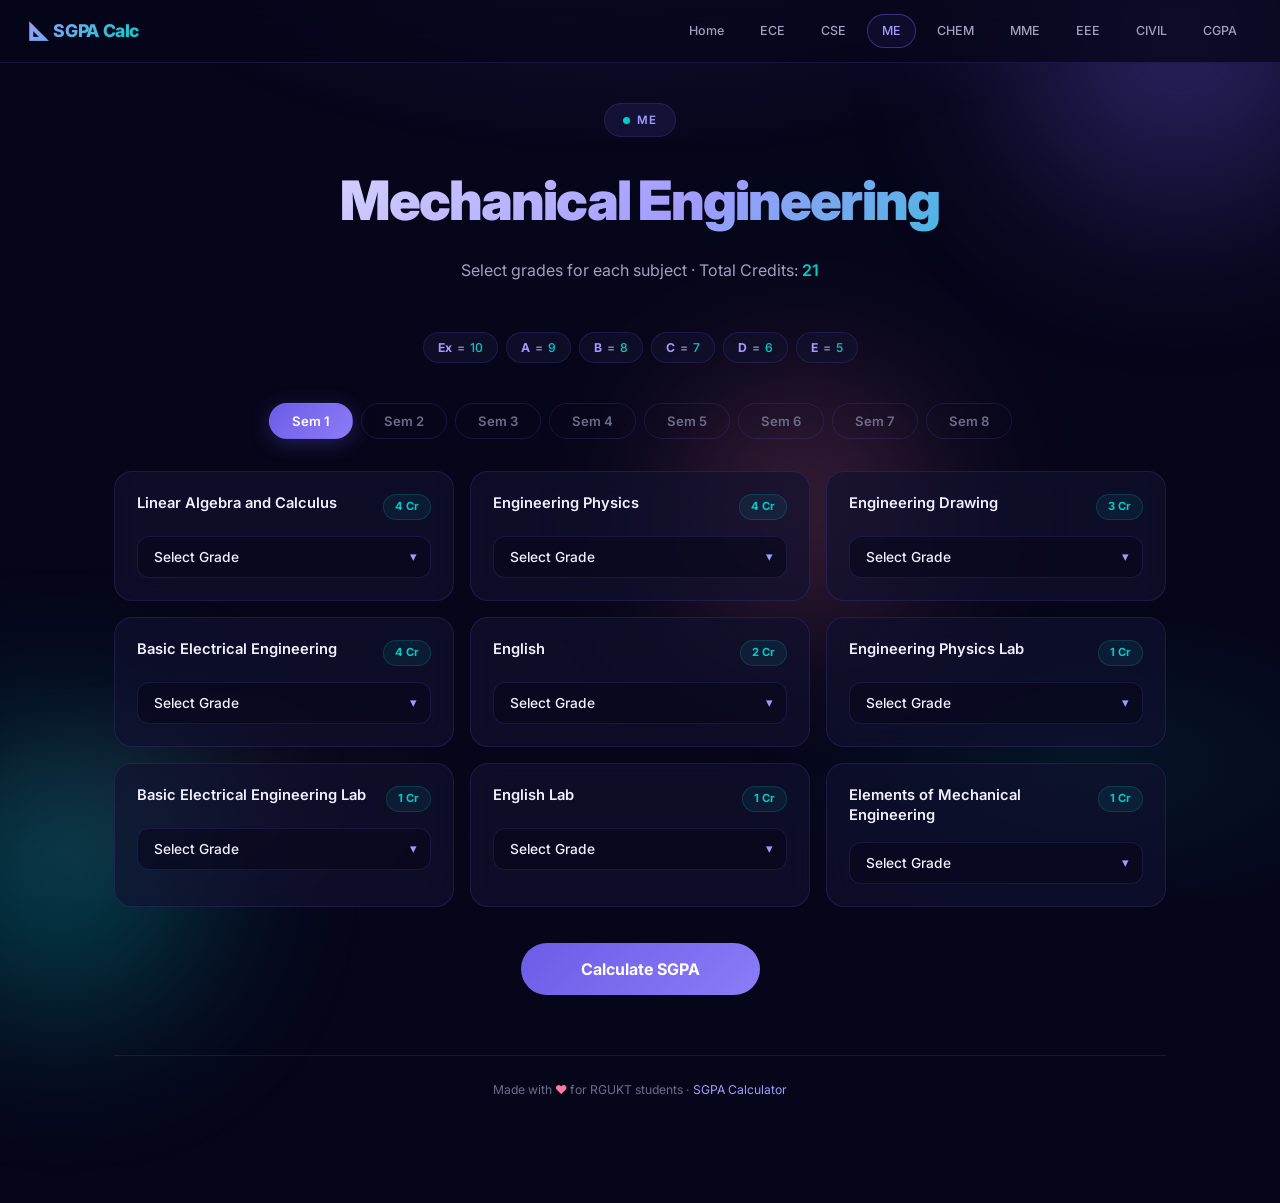
<file: me.html>
<!DOCTYPE html>
<html lang="en">
<head>
    <meta charset="UTF-8">
    <meta name="viewport" content="width=device-width, initial-scale=1.0">
    <title>ME-SGPA Calculator</title>
    <link rel="icon" href="RGUKT_Srikakulam_Official_idVgXaJLm-_0.png" sizes="32x32" type="image/png">
    <meta name="description" content="Calculate SGPA for Mechanical Engineering (R19) at RGUKT.">
    <link rel="stylesheet" href="styles.css">
</head>
<body>
<div class="orb orb--1"></div><div class="orb orb--2"></div><div class="orb orb--3"></div>
<div class="bg-ambient"></div>

<nav class="top-nav">
    <a href="index.html" class="nav-logo">📐 SGPA Calc</a>
    <button class="nav-hamburger" onclick="toggleNav()" aria-label="Menu"><span></span><span></span><span></span></button>
    <div class="nav-links">
        <a href="index.html">Home</a><a href="ece.html">ECE</a><a href="cse.html">CSE</a>
        <a href="me.html" class="active">ME</a><a href="che.html">CHEM</a><a href="mme.html">MME</a>
        <a href="eee.html">EEE</a><a href="civil.html">CIVIL</a><a href="cgpa.html">CGPA</a>
    </div>
</nav>

<div class="page-wrap">
    <header class="page-header">
        <div class="badge">ME</div>
        <h1 class="page-title">Mechanical Engineering</h1>
        <p class="page-subtitle">Select grades for each subject · Total Credits: <span id="totalCredits">—</span></p>
    </header>
    <div class="grade-strip">
        <div class="grade-chip"><span class="gl">Ex</span> = <span class="gv">10</span></div>
        <div class="grade-chip"><span class="gl">A</span> = <span class="gv">9</span></div>
        <div class="grade-chip"><span class="gl">B</span> = <span class="gv">8</span></div>
        <div class="grade-chip"><span class="gl">C</span> = <span class="gv">7</span></div>
        <div class="grade-chip"><span class="gl">D</span> = <span class="gv">6</span></div>
        <div class="grade-chip"><span class="gl">E</span> = <span class="gv">5</span></div>
    </div>
    <div id="semTabs" class="sem-tabs"></div>
    <div id="subjectsGrid" class="subjects-grid"></div>
    <div class="btn-row"><button class="btn-primary" onclick="calculateSGPA()">Calculate SGPA</button></div>
    <section id="resultArea" class="result-area">
        <div class="result-card">
            <div class="result-label">Your SGPA</div>
            <div class="result-value" id="sgpaValue">0.00</div>
            <div class="result-remark" id="sgpaRemark"></div>
            <div class="breakdown">
                <div class="breakdown-heading">Grade Breakdown</div>
                <table class="breakdown-table"><thead><tr><th>Subject</th><th>Grade</th><th>Credit</th><th>Points</th></tr></thead><tbody id="breakdownBody"></tbody></table>
            </div>
            <button class="btn-secondary" onclick="resetAll()" style="margin-top:24px">↺ Reset All</button>
        </div>
    </section>
    <footer class="site-footer"><p>Made with <span>♥</span> for RGUKT students · <a href="index.html">SGPA Calculator</a></p></footer>
</div>

<script src="calculator.js"></script>
<script>
initBranchPage([
  { label:'Sem 1', subjects:[
    {name:'Linear Algebra and Calculus',credit:4},
    {name:'Engineering Physics',credit:4},
    {name:'Engineering Drawing',credit:3},
    {name:'Basic Electrical Engineering',credit:4},
    {name:'English',credit:2},
    {name:'Engineering Physics Lab',credit:1},
    {name:'Basic Electrical Engineering Lab',credit:1},
    {name:'English Lab',credit:1},
    {name:'Elements of Mechanical Engineering',credit:1}
  ]},
  { label:'Sem 2', subjects:[
    {name:'Differential Equations & Vector Calculus',credit:4},
    {name:'Engineering Chemistry',credit:4},
    {name:'Engineering Mechanics',credit:4},
    {name:'Programming for Problem Solving',credit:3},
    {name:'Engineering Workshop',credit:4},
    {name:'Fuels and Lubricants Lab',credit:1},
    {name:'Programming for Problem Solving Lab',credit:2}
  ]},
  { label:'Sem 3', subjects:[
    {name:'Partial Differential Equations',credit:4},
    {name:'Basic Electronics Engineering',credit:3},
    {name:'Strength of Materials',credit:4},
    {name:'Thermodynamics',credit:4},
    {name:'Materials Engineering',credit:3},
    {name:'Strength of Materials Lab',credit:1},
    {name:'Materials Engineering Lab',credit:1}
  ]},
  { label:'Sem 4', subjects:[
    {name:'Fluid Mechanics & Hydraulic Machines',credit:4},
    {name:'Instrumentation and Control',credit:4},
    {name:'Manufacturing Process',credit:4},
    {name:'Kinematics of Machinery',credit:4},
    {name:'Metrology and Machine Tools',credit:3},
    {name:'Fluid Mechanics & Hydraulic Machinery Lab',credit:1},
    {name:'Metrology and Instrumentation Lab',credit:1},
    {name:'Manufacturing Process Lab',credit:1}
  ]},
  { label:'Sem 5', subjects:[
    {name:'Applied Thermodynamics',credit:4},
    {name:'Dynamics of Machinery',credit:4},
    {name:'Design of Machine Members',credit:4},
    {name:'Professional Elective-1',credit:3},
    {name:'Professional Elective-2',credit:3},
    {name:'Applied Thermodynamics Lab',credit:1},
    {name:'Theory of Machines Lab',credit:1},
    {name:'Computer Aided Machine Drawing',credit:1.5},
    {name:'Mini Project-I',credit:1}
  ]},
  { label:'Sem 6', subjects:[
    {name:'Heat Transfer',credit:4},
    {name:'Design of Transmission Elements',credit:3},
    {name:'Professional Elective-3',credit:3},
    {name:'Professional Elective-4',credit:3},
    {name:'Managerial Economics & Financial Analysis',credit:3},
    {name:'Heat Transfer Lab',credit:1},
    {name:'Computer Aided Engineering Lab',credit:1.5},
    {name:'Project-II',credit:3}
  ]},
  { label:'Sem 7', subjects:[
    {name:'Automation in Manufacturing',credit:3},
    {name:'Industrial Engineering',credit:3},
    {name:'Professional Elective-5',credit:3},
    {name:'Open Elective-1',credit:3},
    {name:'Open Elective-2',credit:3},
    {name:'Automation in Manufacturing Lab',credit:1},
    {name:'Project-III',credit:5}
  ]},
  { label:'Sem 8', subjects:[
    {name:'Professional Elective-6',credit:3},
    {name:'Open Elective-3',credit:3},
    {name:'Comprehensive Viva',credit:1},
    {name:'Project-IV',credit:6}
  ]}
]);
</script>
</body>
</html>
</file>
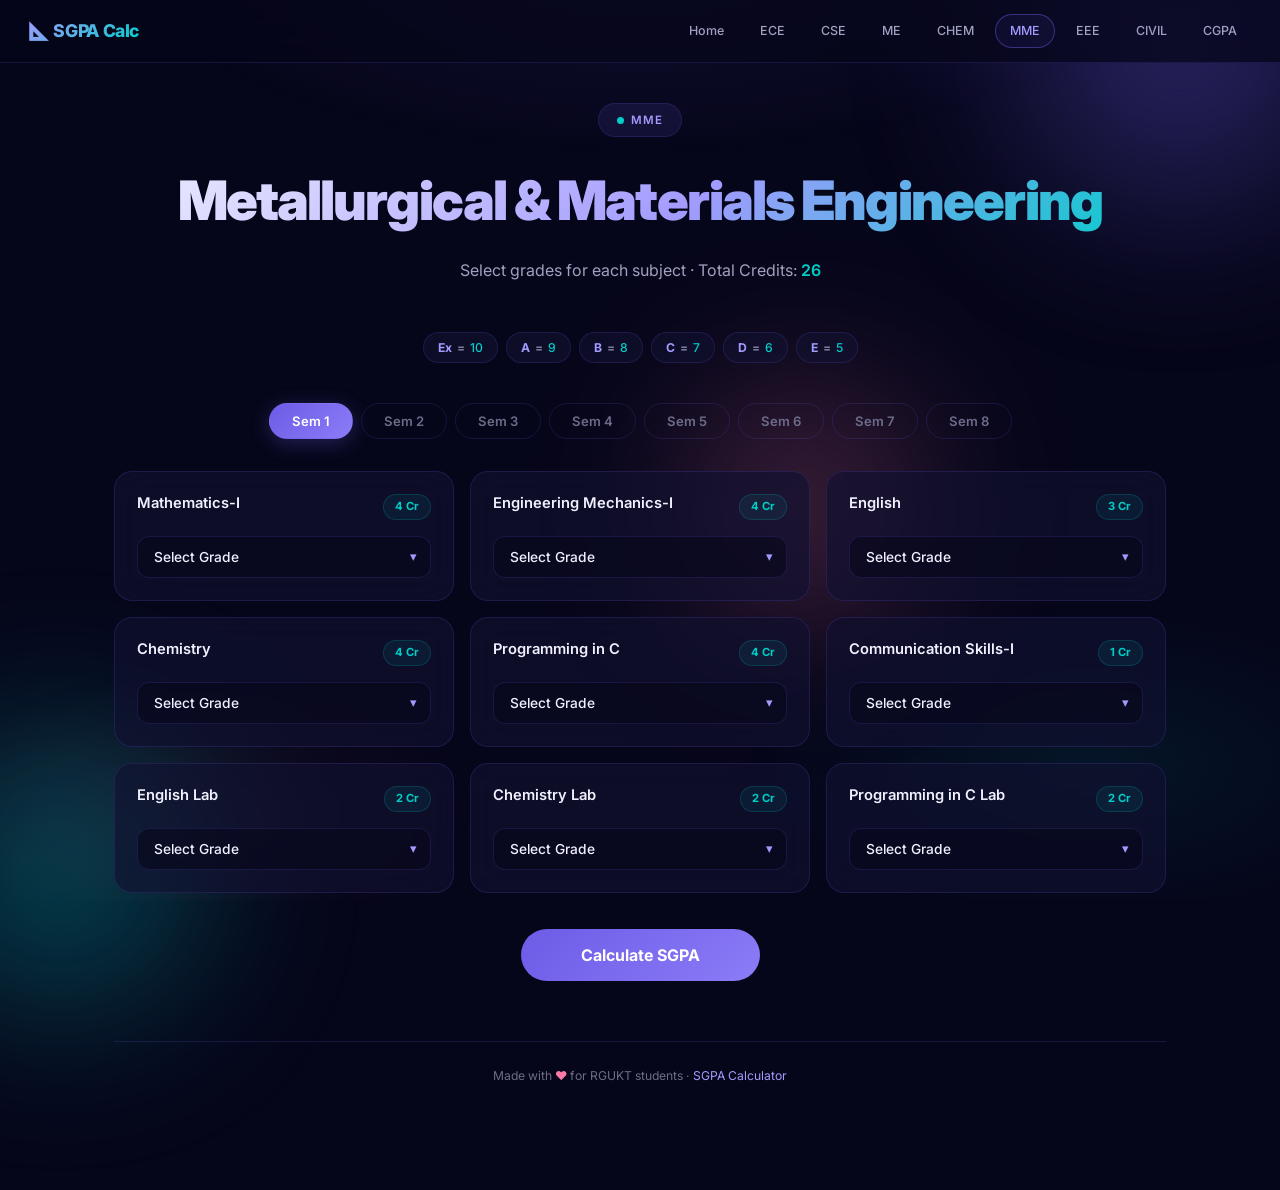
<file: mme.html>
<!DOCTYPE html>
<html lang="en">
<head>
    <meta charset="UTF-8">
    <meta name="viewport" content="width=device-width, initial-scale=1.0">
    <title>MME-SGPA Calculator</title>
    <link rel="icon" href="RGUKT_Srikakulam_Official_idVgXaJLm-_0.png" sizes="32x32" type="image/png">
    <meta name="description" content="Calculate SGPA for Metallurgical & Materials Engineering at RGUKT Basar.">
    <link rel="stylesheet" href="styles.css">
</head>
<body>
<div class="orb orb--1"></div><div class="orb orb--2"></div><div class="orb orb--3"></div>
<div class="bg-ambient"></div>

<nav class="top-nav">
    <a href="index.html" class="nav-logo">📐 SGPA Calc</a>
    <button class="nav-hamburger" onclick="toggleNav()" aria-label="Menu"><span></span><span></span><span></span></button>
    <div class="nav-links">
        <a href="index.html">Home</a><a href="ece.html">ECE</a><a href="cse.html">CSE</a>
        <a href="me.html">ME</a><a href="che.html">CHEM</a><a href="mme.html" class="active">MME</a>
        <a href="eee.html">EEE</a><a href="civil.html">CIVIL</a><a href="cgpa.html">CGPA</a>
    </div>
</nav>

<div class="page-wrap">
    <header class="page-header">
        <div class="badge">MME</div>
        <h1 class="page-title">Metallurgical & Materials Engineering</h1>
        <p class="page-subtitle">Select grades for each subject · Total Credits: <span id="totalCredits">—</span></p>
    </header>
    <div class="grade-strip">
        <div class="grade-chip"><span class="gl">Ex</span> = <span class="gv">10</span></div>
        <div class="grade-chip"><span class="gl">A</span> = <span class="gv">9</span></div>
        <div class="grade-chip"><span class="gl">B</span> = <span class="gv">8</span></div>
        <div class="grade-chip"><span class="gl">C</span> = <span class="gv">7</span></div>
        <div class="grade-chip"><span class="gl">D</span> = <span class="gv">6</span></div>
        <div class="grade-chip"><span class="gl">E</span> = <span class="gv">5</span></div>
    </div>
    <div id="semTabs" class="sem-tabs"></div>
    <div id="subjectsGrid" class="subjects-grid"></div>
    <div class="btn-row"><button class="btn-primary" onclick="calculateSGPA()">Calculate SGPA</button></div>
    <section id="resultArea" class="result-area">
        <div class="result-card">
            <div class="result-label">Your SGPA</div>
            <div class="result-value" id="sgpaValue">0.00</div>
            <div class="result-remark" id="sgpaRemark"></div>
            <div class="breakdown">
                <div class="breakdown-heading">Grade Breakdown</div>
                <table class="breakdown-table"><thead><tr><th>Subject</th><th>Grade</th><th>Credit</th><th>Points</th></tr></thead><tbody id="breakdownBody"></tbody></table>
            </div>
            <button class="btn-secondary" onclick="resetAll()" style="margin-top:24px">↺ Reset All</button>
        </div>
    </section>
    <footer class="site-footer"><p>Made with <span>♥</span> for RGUKT students · <a href="index.html">SGPA Calculator</a></p></footer>
</div>

<script src="calculator.js"></script>
<script>
initBranchPage([
  { label:'Sem 1', subjects:[
    {name:'Mathematics-I',credit:4},
    {name:'Engineering Mechanics-I',credit:4},
    {name:'English',credit:3},
    {name:'Chemistry',credit:4},
    {name:'Programming in C',credit:4},
    {name:'Communication Skills-I',credit:1},
    {name:'English Lab',credit:2},
    {name:'Chemistry Lab',credit:2},
    {name:'Programming in C Lab',credit:2}
  ]},
  { label:'Sem 2', subjects:[
    {name:'Engineering Physics',credit:4},
    {name:'Mathematics-II',credit:4},
    {name:'Scripting Languages',credit:3},
    {name:'Basic Electrical & Electronics Engineering',credit:4},
    {name:'Communication Skills-II',credit:1},
    {name:'Engineering Drawing',credit:4},
    {name:'Physics Lab',credit:2},
    {name:'Basic Electrical & Electronics Engg. Lab',credit:2},
    {name:'Workshop',credit:2}
  ]},
  { label:'Sem 3', subjects:[
    {name:'Physical Metallurgy',credit:4},
    {name:'Mineral Processing',credit:4},
    {name:'Metallurgical Thermodynamics',credit:4},
    {name:'Foundry Technology',credit:4},
    {name:'Environmental Science',credit:3},
    {name:'Soft Skills-I',credit:1},
    {name:'Physical Metallurgy Lab',credit:2},
    {name:'Foundry Technology Lab',credit:2},
    {name:'Seminar-I',credit:1}
  ]},
  { label:'Sem 4', subjects:[
    {name:'Mechanical Metallurgy',credit:4},
    {name:'Materials Characterization Techniques',credit:4},
    {name:'Iron Making',credit:4},
    {name:'Non Ferrous Extractive Metallurgy',credit:4},
    {name:'Phase Transformations',credit:4},
    {name:'Personality Development-I',credit:1},
    {name:'Mechanical Metallurgy Lab',credit:2},
    {name:'Materials Characterization Lab',credit:2},
    {name:'Non Ferrous Extractive Metallurgy Lab',credit:2},
    {name:'Seminar-II',credit:1}
  ]},
  { label:'Sem 5', subjects:[
    {name:'Mechanical Working of Materials',credit:4},
    {name:'Steel Making',credit:4},
    {name:'Heat Treatment',credit:4},
    {name:'Polymer Engineering & Technology',credit:4},
    {name:'Composite Materials & Processing',credit:4},
    {name:'Personality Development',credit:1},
    {name:'Mechanical Working Lab',credit:2},
    {name:'Heat Treatment Lab',credit:2},
    {name:'Seminar-III',credit:1}
  ]},
  { label:'Sem 6', subjects:[
    {name:'Materials Joining',credit:4},
    {name:'Introduction to Ceramic Technology',credit:4},
    {name:'Corrosion & Environmental Degradation',credit:4},
    {name:'Powder Metallurgy',credit:4},
    {name:'OOPS Through JAVA',credit:4},
    {name:'Soft Skills-II',credit:1},
    {name:'Materials Joining Lab',credit:2},
    {name:'Corrosion Lab',credit:2},
    {name:'OOPS Through JAVA Lab',credit:2},
    {name:'Seminar-IV',credit:1},
    {name:'Comprehensive Viva-I',credit:1}
  ]},
  { label:'Sem 7', subjects:[
    {name:'Internship',credit:6},
    {name:'Elective-I',credit:3},
    {name:'Elective-II',credit:3},
    {name:'Elective-III',credit:3},
    {name:'Free Elective-I',credit:3}
  ]},
  { label:'Sem 8', subjects:[
    {name:'Free Elective-II',credit:3},
    {name:'Project',credit:12},
    {name:'Comprehensive Viva-II',credit:1}
  ]}
]);
</script>
</body>
</html>
</file>
<file: styles.css>
/* ============================
   SGPA Calculator — Design System
   ============================  */
@import url('https://fonts.googleapis.com/css2?family=Inter:wght@300;400;500;600;700;800;900&display=swap');

:root {
    --bg-primary: #06061a;
    --bg-secondary: #0e0e2a;
    --bg-card: rgba(18, 18, 48, 0.65);
    --bg-card-hover: rgba(26, 26, 62, 0.85);
    --bg-input: rgba(8, 8, 28, 0.6);
    --accent-1: #6c5ce7;
    --accent-2: #a29bfe;
    --accent-3: #00cec9;
    --accent-4: #fd79a8;
    --accent-5: #ffeaa7;
    --text-primary: #f0f0ff;
    --text-secondary: #a0a0c0;
    --text-muted: #6c6c8a;
    --border: rgba(108, 92, 231, 0.18);
    --border-hover: rgba(108, 92, 231, 0.45);
    --shadow-glow: 0 0 40px rgba(108, 92, 231, 0.12);
    --radius: 18px;
    --radius-sm: 12px;
    --radius-xs: 8px;
    --transition: 0.35s cubic-bezier(0.4, 0, 0.2, 1);
}

/* ---- Reset ---- */
*, *::before, *::after { margin: 0; padding: 0; box-sizing: border-box; }
html { scroll-behavior: smooth; }
body {
    font-family: 'Inter', -apple-system, BlinkMacSystemFont, sans-serif;
    background: var(--bg-primary);
    color: var(--text-primary);
    min-height: 100vh;
    overflow-x: hidden;
    line-height: 1.6;
}

/* ---- Animated Background ---- */
.bg-ambient {
    position: fixed; top: 0; left: 0;
    width: 100%; height: 100%;
    z-index: 0; pointer-events: none;
    background-image:
        radial-gradient(ellipse 80% 50% at 50% -10%, rgba(108,92,231,0.14) 0%, transparent 55%),
        radial-gradient(ellipse 60% 40% at 85% 85%, rgba(0,206,201,0.08) 0%, transparent 45%),
        radial-gradient(ellipse 50% 35% at 15% 90%, rgba(253,121,168,0.06) 0%, transparent 45%);
}

.orb {
    position: fixed; border-radius: 50%;
    filter: blur(90px); opacity: 0.35;
    z-index: 0; animation: orb-float 22s ease-in-out infinite;
}
.orb--1 { width: 320px; height: 320px; background: var(--accent-1); top: -120px; right: -60px; }
.orb--2 { width: 260px; height: 260px; background: var(--accent-3); bottom: -100px; left: -70px; animation-delay: -8s; }
.orb--3 { width: 200px; height: 200px; background: var(--accent-4); top: 45%; left: 55%; animation-delay: -15s; }

@keyframes orb-float {
    0%, 100% { transform: translate(0, 0) scale(1); }
    33% { transform: translate(35px, -45px) scale(1.06); }
    66% { transform: translate(-25px, 25px) scale(0.94); }
}

/* ---- Layout ---- */
.page-wrap {
    position: relative; z-index: 1;
    max-width: 1100px; margin: 0 auto;
    padding: 40px 24px 80px;
}

/* ---- Navigation bar ---- */
.top-nav {
    position: sticky; top: 0; z-index: 100;
    display: flex; align-items: center; justify-content: space-between;
    padding: 14px 28px;
    background: rgba(6, 6, 26, 0.75);
    backdrop-filter: blur(20px); -webkit-backdrop-filter: blur(20px);
    border-bottom: 1px solid var(--border);
    transition: var(--transition);
}
.top-nav.scrolled { box-shadow: 0 4px 30px rgba(0,0,0,0.3); }
.nav-logo {
    font-size: 1.1rem; font-weight: 800; letter-spacing: -0.02em;
    background: linear-gradient(135deg, var(--accent-2), var(--accent-3));
    -webkit-background-clip: text; -webkit-text-fill-color: transparent;
    background-clip: text; text-decoration: none;
}
.nav-links { display: flex; gap: 6px; flex-wrap: wrap; }
.nav-links a {
    padding: 6px 14px; border-radius: 50px;
    font-size: 0.78rem; font-weight: 500;
    color: var(--text-secondary); text-decoration: none;
    border: 1px solid transparent;
    transition: var(--transition);
}
.nav-links a:hover, .nav-links a.active {
    color: var(--accent-2); border-color: var(--border-hover);
    background: rgba(108,92,231,0.08);
}
.nav-hamburger {
    display: none; background: none; border: none; cursor: pointer;
    flex-direction: column; gap: 5px; padding: 4px;
}
.nav-hamburger span {
    width: 24px; height: 2px; background: var(--text-secondary);
    border-radius: 2px; transition: var(--transition);
}

/* ---- Header ---- */
.page-header { text-align: center; margin-bottom: 48px; }
.badge {
    display: inline-flex; align-items: center; gap: 7px;
    padding: 7px 18px; margin-bottom: 20px;
    background: rgba(108,92,231,0.12);
    border: 1px solid var(--border); border-radius: 50px;
    font-size: 0.72rem; font-weight: 600;
    color: var(--accent-2); letter-spacing: 0.8px;
    text-transform: uppercase;
    animation: fadeDown 0.6s ease-out;
}
.badge::before {
    content: ''; width: 7px; height: 7px;
    background: var(--accent-3); border-radius: 50%;
    animation: pulse-dot 2s ease-in-out infinite;
}
@keyframes pulse-dot {
    0%, 100% { opacity: 1; transform: scale(1); }
    50% { opacity: 0.4; transform: scale(0.7); }
}
.page-title {
    font-size: clamp(2rem, 5vw, 3.4rem);
    font-weight: 900; letter-spacing: -0.035em;
    background: linear-gradient(135deg, var(--text-primary) 0%, var(--accent-2) 55%, var(--accent-3) 100%);
    -webkit-background-clip: text; -webkit-text-fill-color: transparent;
    background-clip: text; margin-bottom: 14px;
    animation: fadeDown 0.6s ease-out 0.1s both;
}
.page-subtitle {
    font-size: 1rem; color: var(--text-secondary); font-weight: 400;
    animation: fadeDown 0.6s ease-out 0.2s both;
}
.page-subtitle span { color: var(--accent-3); font-weight: 600; }

@keyframes fadeDown {
    from { opacity: 0; transform: translateY(-16px); }
    to { opacity: 1; transform: translateY(0); }
}
@keyframes fadeUp {
    from { opacity: 0; transform: translateY(24px); }
    to { opacity: 1; transform: translateY(0); }
}
@keyframes scaleIn {
    from { opacity: 0; transform: scale(0.92) translateY(20px); }
    to { opacity: 1; transform: scale(1) translateY(0); }
}

/* ---- Grade Info Strip ---- */
.grade-strip {
    display: flex; justify-content: center; gap: 8px; flex-wrap: wrap;
    margin-bottom: 40px;
    animation: fadeDown 0.6s ease-out 0.3s both;
}
.grade-chip {
    display: flex; align-items: center; gap: 5px;
    padding: 5px 14px;
    background: var(--bg-card); border: 1px solid var(--border);
    border-radius: 50px; font-size: 0.76rem; font-weight: 500;
    color: var(--text-secondary); backdrop-filter: blur(8px);
    transition: var(--transition);
}
.grade-chip:hover { border-color: var(--border-hover); transform: translateY(-2px); color: var(--text-primary); }
.grade-chip .gl { color: var(--accent-2); font-weight: 700; }
.grade-chip .gv { color: var(--accent-3); }

/* ---- Semester Tabs ---- */
.sem-tabs {
    display: flex; justify-content: center; gap: 8px; flex-wrap: wrap;
    margin-bottom: 32px;
    animation: fadeDown 0.6s ease-out 0.35s both;
}
.sem-tab {
    padding: 9px 22px; border-radius: 50px;
    font-size: 0.82rem; font-weight: 600;
    color: var(--text-muted); background: transparent;
    border: 1px solid var(--border); cursor: pointer;
    transition: var(--transition); font-family: inherit;
}
.sem-tab:hover { color: var(--text-secondary); border-color: var(--border-hover); }
.sem-tab.active {
    color: white; background: linear-gradient(135deg, var(--accent-1), #8b7cf7);
    border-color: transparent; box-shadow: 0 4px 20px rgba(108,92,231,0.3);
}

/* ---- Subject Cards Grid ---- */
.subjects-grid {
    display: grid;
    grid-template-columns: repeat(auto-fill, minmax(270px, 1fr));
    gap: 16px; margin-bottom: 36px;
}
.subject-card {
    background: var(--bg-card); border: 1px solid var(--border);
    border-radius: var(--radius); padding: 22px;
    backdrop-filter: blur(14px);
    transition: var(--transition);
    animation: fadeUp 0.45s ease-out both;
    position: relative; overflow: hidden;
}
.subject-card::before {
    content: ''; position: absolute; top: 0; left: 0;
    width: 100%; height: 3px;
    background: linear-gradient(90deg, var(--accent-1), var(--accent-3));
    opacity: 0; transition: opacity 0.3s ease;
}
.subject-card:hover {
    border-color: var(--border-hover); background: var(--bg-card-hover);
    transform: translateY(-4px); box-shadow: var(--shadow-glow);
}
.subject-card:hover::before { opacity: 1; }
.card-top { display: flex; justify-content: space-between; align-items: flex-start; margin-bottom: 16px; }
.sub-name { font-size: 0.92rem; font-weight: 600; color: var(--text-primary); line-height: 1.35; }
.credit-pill {
    display: flex; align-items: center; gap: 4px;
    padding: 3px 11px; flex-shrink: 0; margin-left: 10px;
    background: rgba(0,206,201,0.08); border: 1px solid rgba(0,206,201,0.18);
    border-radius: 50px; font-size: 0.7rem; font-weight: 700;
    color: var(--accent-3); white-space: nowrap;
}
.select-wrap { position: relative; }
.select-wrap::after {
    content: '▾'; position: absolute; right: 14px; top: 50%;
    transform: translateY(-50%); color: var(--accent-2);
    font-size: 0.8rem; pointer-events: none;
}
.grade-select {
    width: 100%; padding: 12px 38px 12px 16px;
    background: var(--bg-input); border: 1px solid var(--border);
    border-radius: var(--radius-sm); color: var(--text-primary);
    font-family: 'Inter', sans-serif; font-size: 0.86rem; font-weight: 500;
    cursor: pointer; appearance: none; -webkit-appearance: none;
    outline: none; transition: var(--transition);
}
.grade-select:hover { border-color: var(--border-hover); }
.grade-select:focus { border-color: var(--accent-1); box-shadow: 0 0 0 3px rgba(108,92,231,0.12); }
.grade-select option { background: var(--bg-secondary); color: var(--text-primary); }

/* ---- Buttons ---- */
.btn-row { display: flex; justify-content: center; gap: 14px; margin-bottom: 40px; }
.btn-primary {
    position: relative; padding: 16px 60px;
    background: linear-gradient(135deg, var(--accent-1), #8b7cf7);
    border: none; border-radius: 60px; color: white;
    font-family: 'Inter', sans-serif; font-size: 1rem; font-weight: 700;
    cursor: pointer; overflow: hidden; transition: var(--transition);
}
.btn-primary::before {
    content: ''; position: absolute; top: 0; left: -100%;
    width: 100%; height: 100%;
    background: linear-gradient(90deg, transparent, rgba(255,255,255,0.12), transparent);
    transition: left 0.5s ease;
}
.btn-primary:hover { transform: translateY(-3px) scale(1.02); box-shadow: 0 14px 45px rgba(108,92,231,0.35); }
.btn-primary:hover::before { left: 100%; }
.btn-primary:active { transform: translateY(-1px) scale(0.99); }

.btn-secondary {
    padding: 10px 26px;
    background: rgba(253,121,168,0.08); border: 1px solid rgba(253,121,168,0.2);
    border-radius: 50px; color: var(--accent-4);
    font-family: 'Inter', sans-serif; font-size: 0.82rem; font-weight: 600;
    cursor: pointer; transition: var(--transition);
}
.btn-secondary:hover { background: rgba(253,121,168,0.16); transform: translateY(-2px); }

/* ---- Result Section ---- */
.result-area { display: none; animation: scaleIn 0.65s cubic-bezier(0.4,0,0.2,1) both; }
.result-area.show { display: block; }

.result-card {
    background: linear-gradient(135deg, rgba(108,92,231,0.1) 0%, rgba(0,206,201,0.06) 100%);
    border: 1px solid var(--border-hover); border-radius: var(--radius);
    padding: 44px 32px; text-align: center;
    backdrop-filter: blur(20px); box-shadow: var(--shadow-glow);
    position: relative; overflow: hidden;
}
.result-card::before {
    content: ''; position: absolute; top: 0; left: 0;
    width: 100%; height: 4px;
    background: linear-gradient(90deg, var(--accent-1), var(--accent-3), var(--accent-4));
}
.result-label {
    font-size: 0.82rem; font-weight: 700;
    color: var(--text-secondary); text-transform: uppercase;
    letter-spacing: 2.5px; margin-bottom: 10px;
}
.result-value {
    font-size: clamp(3.5rem, 10vw, 5.5rem);
    font-weight: 900; letter-spacing: -0.04em;
    background: linear-gradient(135deg, var(--accent-2), var(--accent-3));
    -webkit-background-clip: text; -webkit-text-fill-color: transparent;
    background-clip: text; line-height: 1.1; margin-bottom: 8px;
}
.result-remark { font-size: 1rem; color: var(--text-secondary); }
.result-remark .emoji { font-size: 1.3rem; }

/* ---- Breakdown Table ---- */
.breakdown { margin-top: 32px; text-align: left; }
.breakdown-heading {
    font-size: 0.78rem; font-weight: 700;
    color: var(--text-muted); text-transform: uppercase;
    letter-spacing: 1.8px; margin-bottom: 16px; text-align: center;
}
.breakdown-table { width: 100%; border-collapse: separate; border-spacing: 0 4px; }
.breakdown-table th {
    padding: 10px 16px; font-size: 0.7rem; font-weight: 700;
    color: var(--text-muted); text-transform: uppercase;
    letter-spacing: 1px; text-align: left;
    border-bottom: 1px solid var(--border);
}
.breakdown-table th:last-child { text-align: right; }
.breakdown-table td {
    padding: 10px 16px; font-size: 0.84rem;
    color: var(--text-secondary);
    border-bottom: 1px solid rgba(108,92,231,0.05);
}
.breakdown-table td:first-child { font-weight: 500; color: var(--text-primary); }
.breakdown-table td:last-child { text-align: right; font-weight: 600; color: var(--accent-3); }
.breakdown-table tr:last-child td { border-bottom: none; }
.total-row td {
    border-top: 2px solid var(--border-hover) !important;
    border-bottom: none !important; font-weight: 700 !important; padding-top: 16px;
}
.total-row td:first-child { color: var(--accent-2) !important; }
.total-row td:last-child { color: var(--accent-2) !important; font-size: 0.95rem; }

/* ---- Branch Cards (Home Page) ---- */
.branches-grid {
    display: grid;
    grid-template-columns: repeat(auto-fill, minmax(300px, 1fr));
    gap: 20px; margin-bottom: 60px;
}
.branch-card {
    background: var(--bg-card); border: 1px solid var(--border);
    border-radius: var(--radius); padding: 0;
    backdrop-filter: blur(14px); overflow: hidden;
    transition: var(--transition); cursor: pointer;
    text-decoration: none; display: block;
    animation: fadeUp 0.5s ease-out both;
}
.branch-card:hover {
    border-color: var(--border-hover); transform: translateY(-6px);
    box-shadow: 0 16px 50px rgba(108,92,231,0.15);
}
.branch-card__banner {
    height: 140px; position: relative;
    background-size: cover; background-position: center;
    display: flex; align-items: flex-end; padding: 16px;
}
.branch-card__banner::after {
    content: ''; position: absolute; inset: 0;
    background: linear-gradient(to top, rgba(6,6,26,0.92) 0%, rgba(6,6,26,0.2) 100%);
}
.branch-card__icon {
    position: relative; z-index: 1;
    width: 52px; height: 52px; border-radius: 14px;
    display: flex; align-items: center; justify-content: center;
    font-size: 1.6rem;
    background: rgba(108,92,231,0.2); border: 1px solid rgba(108,92,231,0.3);
    backdrop-filter: blur(10px);
}
.branch-card__body { padding: 20px 22px 24px; }
.branch-card__name {
    font-size: 1.1rem; font-weight: 700;
    color: var(--text-primary); margin-bottom: 6px;
}
.branch-card__code {
    font-size: 0.75rem; font-weight: 600;
    color: var(--accent-2); text-transform: uppercase;
    letter-spacing: 1px; margin-bottom: 10px;
}
.branch-card__meta {
    display: flex; gap: 12px; font-size: 0.78rem;
    color: var(--text-muted);
}
.branch-card__meta span { display: flex; align-items: center; gap: 4px; }
.branch-card__arrow {
    display: flex; align-items: center; gap: 6px;
    margin-top: 14px; font-size: 0.8rem; font-weight: 600;
    color: var(--accent-3); transition: var(--transition);
}
.branch-card:hover .branch-card__arrow { transform: translateX(6px); }

/* ---- Footer ---- */
.site-footer {
    text-align: center; margin-top: 60px; padding: 24px;
    color: var(--text-muted); font-size: 0.76rem;
    border-top: 1px solid var(--border);
}
.site-footer a { color: var(--accent-2); text-decoration: none; }
.site-footer span { color: var(--accent-4); }

/* ---- Scrollbar ---- */
::-webkit-scrollbar { width: 6px; }
::-webkit-scrollbar-track { background: var(--bg-primary); }
::-webkit-scrollbar-thumb { background: var(--accent-1); border-radius: 3px; }
::-webkit-scrollbar-thumb:hover { background: var(--accent-2); }

/* ---- Responsive ---- */
@media (max-width: 768px) {
    .page-wrap { padding: 24px 16px 48px; }
    .subjects-grid { grid-template-columns: 1fr; gap: 12px; }
    .subject-card { padding: 18px; }
    .result-card { padding: 28px 18px; }
    .branches-grid { grid-template-columns: 1fr; }
    .grade-strip { gap: 5px; }
    .grade-chip { padding: 4px 10px; font-size: 0.7rem; }
    .sem-tabs { gap: 6px; }
    .sem-tab { padding: 7px 16px; font-size: 0.78rem; }
    .nav-links { display: none; position: absolute; top: 100%; left: 0; right: 0;
        flex-direction: column; background: rgba(6,6,26,0.95);
        backdrop-filter: blur(20px); padding: 16px;
        border-bottom: 1px solid var(--border);
    }
    .nav-links.open { display: flex; }
    .nav-hamburger { display: flex; }
    .top-nav { padding: 12px 20px; }
}
@media (max-width: 480px) {
    .btn-primary { padding: 14px 40px; font-size: 0.9rem; }
    .page-title { font-size: 1.8rem; }
}
</file>
